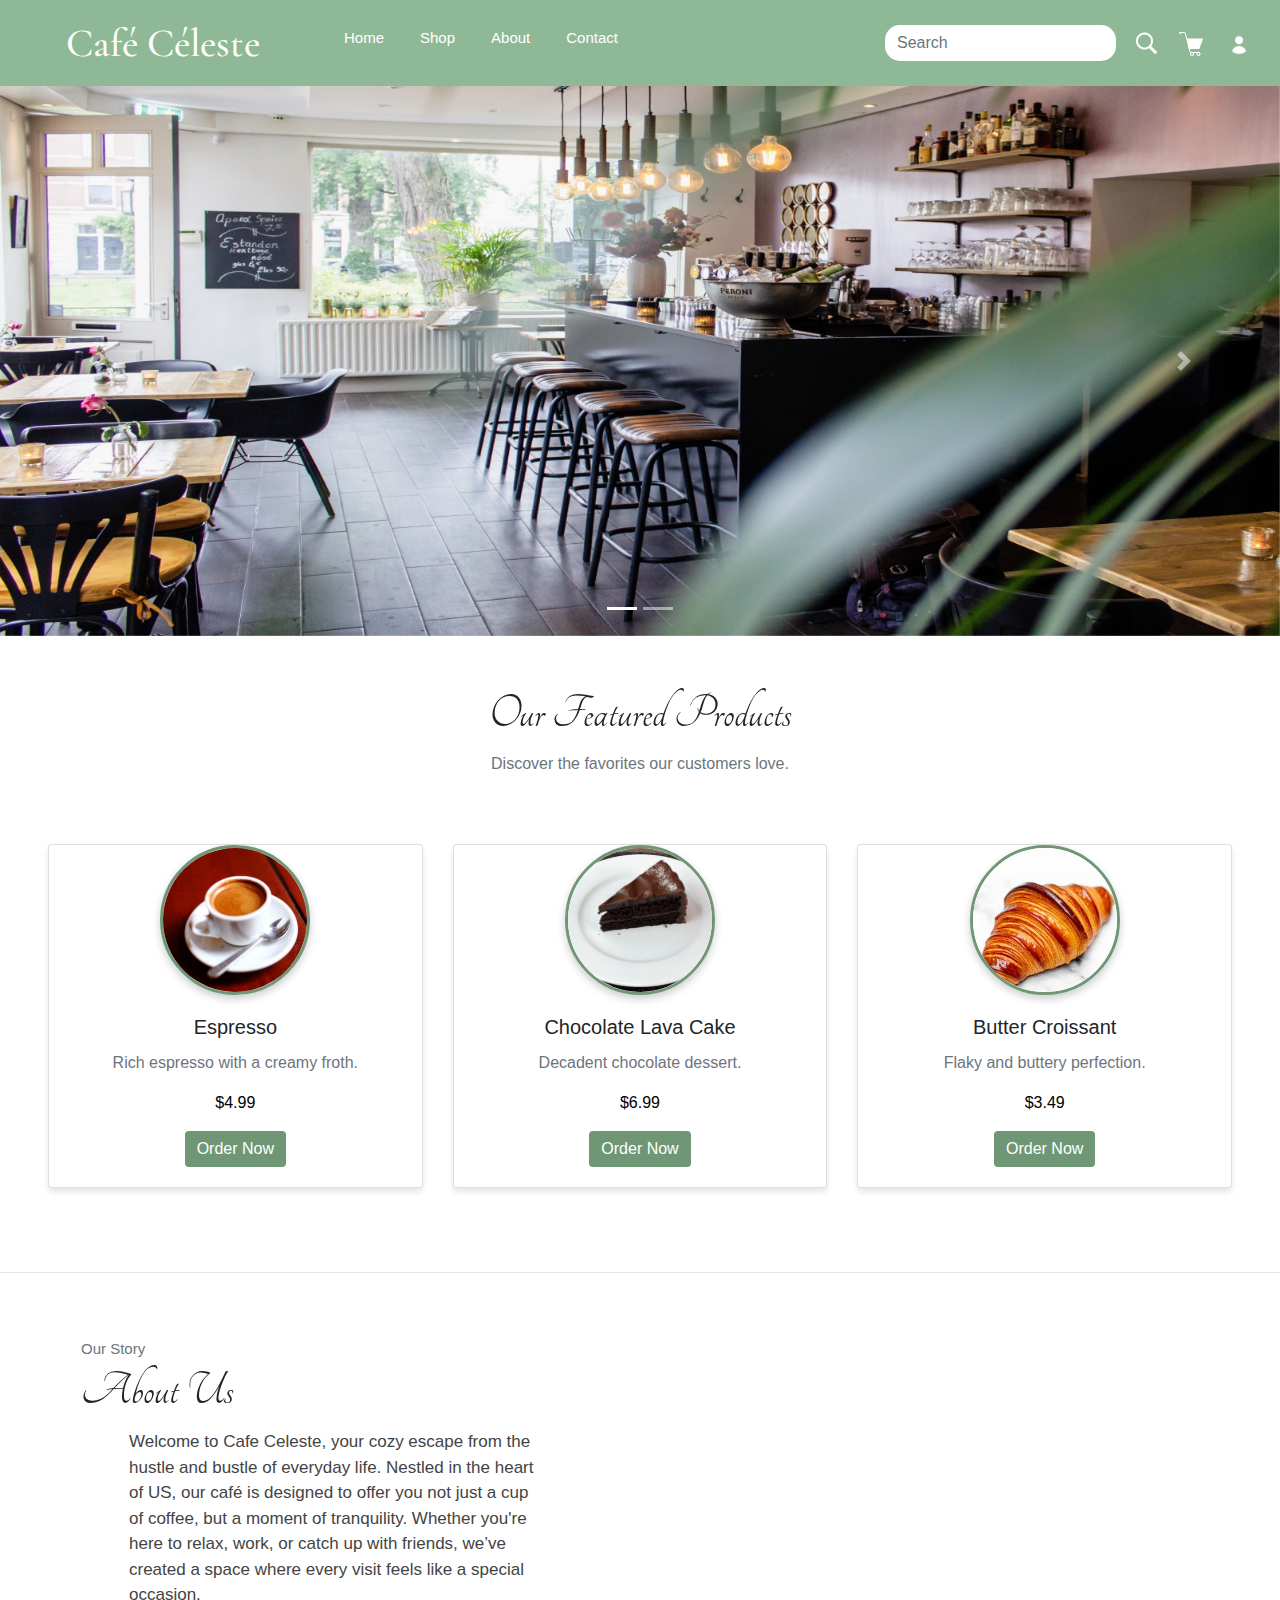
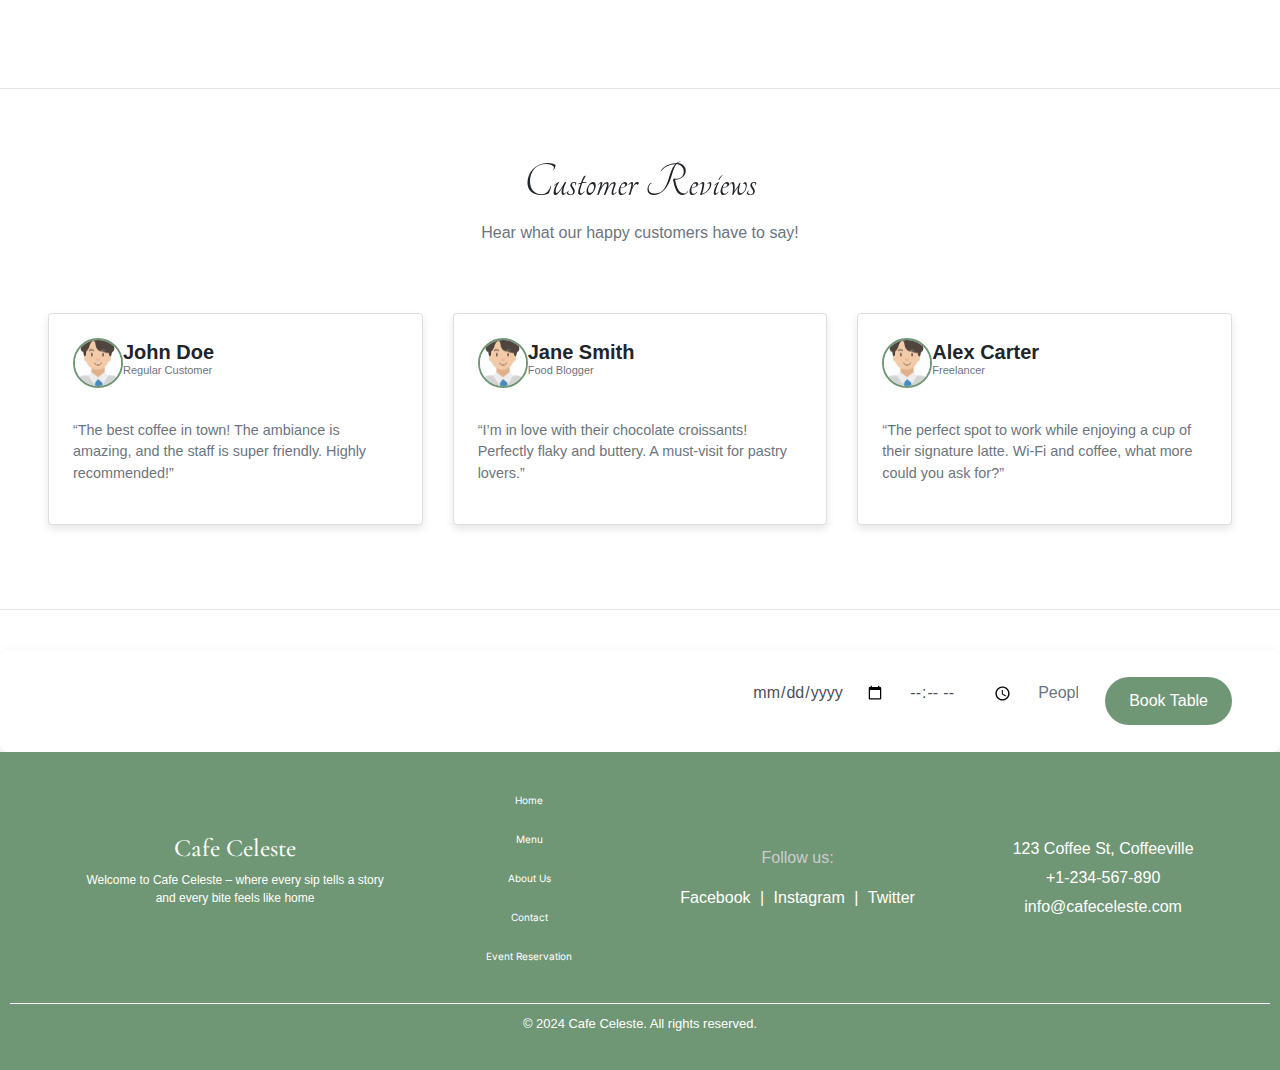
<file: index.html>
<!DOCTYPE html>
<html lang="en">

<head>
  <meta charset="UTF-8">
  <meta name="viewport" content="width=device-width, initial-scale=1.0">
  <title>Café Céleste</title> <!--Title Name-->

  <link rel="stylesheet" href="style.css"> <!--External Css Stylesheet-->

  <!--Bootstrap CDN-->
  <link rel="stylesheet" href="https://cdn.jsdelivr.net/npm/bootstrap@4.0.0/dist/css/bootstrap.min.css"
    integrity="sha384-Gn5384xqQ1aoWXA+058RXPxPg6fy4IWvTNh0E263XmFcJlSAwiGgFAW/dAiS6JXm" crossorigin="anonymous">

  <!--JavaScript CDN-->
  <script src="https://code.jquery.com/jquery-3.2.1.slim.min.js"
    integrity="sha384-KJ3o2DKtIkvYIK3UENzmM7KCkRr/rE9/Qpg6aAZGJwFDMVNA/GpGFF93hXpG5KkN"
    crossorigin="anonymous"></script>
  <script src="https://cdn.jsdelivr.net/npm/popper.js@1.12.9/dist/umd/popper.min.js"
    integrity="sha384-ApNbgh9B+Y1QKtv3Rn7W3mgPxhU9K/ScQsAP7hUibX39j7fakFPskvXusvfa0b4Q"
    crossorigin="anonymous"></script>
  <script src="https://cdn.jsdelivr.net/npm/bootstrap@4.0.0/dist/js/bootstrap.min.js"
    integrity="sha384-JZR6Spejh4U02d8jOt6vLEHfe/JQGiRRSQQxSfFWpi1MquVdAyjUar5+76PVCmYl"
    crossorigin="anonymous"></script>

  <!--Google Font-->
  <link rel="preconnect" href="https://fonts.googleapis.com">
  <link rel="preconnect" href="https://fonts.gstatic.com" crossorigin>
  <link
    href="https://fonts.googleapis.com/css2?family=Cormorant+Garamond:ital,wght@0,300;0,400;0,500;0,600;0,700;1,300;1,400;1,500;1,600;1,700&family=Inter:ital,opsz,wght@0,14..32,100..900;1,14..32,100..900&family=Lora:ital,wght@0,400..700;1,400..700&family=Tangerine&display=swap"
    rel="stylesheet">
</head>

<body>
  <!-------Navbar------->
  <nav class="navbar navbar-expand-lg">
    <a class="navbar-brand logo" href="index.html">Café Céleste</a>
    <button class="navbar-toggler custom-toggler" type="button" data-toggle="collapse"
      data-target="#navbarTogglerDemo02" aria-controls="navbarTogglerDemo02" aria-expanded="false"
      aria-label="Toggle navigation">
      <span class="navbar-toggler-icon"></span>
    </button>

    <div class="collapse navbar-collapse" id="navbarTogglerDemo02">
      <ul class="navbar-nav mr-auto mt-2 mt-lg-0">
        <li class="nav-item">
          <a class="nav-link" href="index.html">Home <span class="sr-only">(current)</span></a>
        </li>
        <li class="nav-item">
          <a class="nav-link" href="products.html">Shop</a>
        </li>
        <li class="nav-item">
          <a class="nav-link" href="about.html">About</a>
        </li>
        <li class="nav-item">
          <a class="nav-link" href="contact.html">Contact</a>
        </li>
      </ul>
      <form class="form-inline my-2 my-lg-0">
        <input class="form-control mr-sm-2" type="search" placeholder="Search" aria-label="Search">
        <button class="nav-item my-2 my-sm-0" type="submit">
          <img src="images/search.png" alt="Search" />
        </button>
      </form>
      <a class="nav-item cart" href="cart.html"><img src="images/cart.png"></a>
      <a class="nav-item login" href="login.html"><img src="images/user.png"></a>
    </div>
  </nav>

  <!-------Hero Section------->
  <section class="hero">
    <div id="carouselExampleIndicators" class="carousel slide" data-ride="carousel">
      <ol class="carousel-indicators">
        <li data-target="#carouselExampleIndicators" data-slide-to="0" class="active"></li>
        <li data-target="#carouselExampleIndicators" data-slide-to="1"></li>
      </ol>
      <div class="carousel-inner">
        <div class="carousel-item active">
          <img class="d-block w-100" src="images/hero.jpg" alt="First slide">
        </div>
        <div class="carousel-item">
          <img class="d-block w-100" src="images/hero2.jpg" alt="Second slide">
        </div>
      </div>
      <a class="carousel-control-prev" href="#carouselExampleIndicators" role="button" data-slide="prev">
        <span class="carousel-control-prev-icon" aria-hidden="true"></span>
      </a>
      <a class="carousel-control-next" href="#carouselExampleIndicators" role="button" data-slide="next">
        <span class="carousel-control-next-icon" aria-hidden="true"></span>
      </a>
    </div>
  </section>

  <!-------Featured Products------->
  <section class="featured-products py-5 px-5">
    <div class="container-featured">
      <div class="text-center mb-5">
        <h2>Our Featured Products</h2>
        <p class="text-muted">Discover the favorites our customers love.</p>
      </div>
      <div class="row">

        <!-- Product 1 -->
        <div class="col-md-4">
          <div class="card product-card">
            <img src="images/menu/espresso.jpeg" class="card-img-top rounded-circle" alt="Coffee">
            <div class="card-body text-center">
              <h5 class="card-title">Espresso</h5>
              <p class="card-text text-muted">Rich espresso with a creamy froth.</p>
              <p style="color: black;">$4.99</p>
              <a href="cart.html" class="btn btn-primary">Order Now</a>
            </div>
          </div>
        </div>

        <!-- Product 2 -->
        <div class="col-md-4">
          <div class="card product-card">
            <img src="images/menu/chocolate-lava-cake.png" class="card-img-top rounded-circle" alt="Cake">
            <div class="card-body text-center">
              <h5 class="card-title">Chocolate Lava Cake</h5>
              <p class="card-text text-muted">Decadent chocolate dessert.</p>
              <p style="color: black;">$6.99</p>
              <a href="cart.html" class="btn btn-primary">Order Now</a>
            </div>
          </div>
        </div>

        <!-- Product 3 -->
        <div class="col-md-4">
          <div class="card product-card">
            <img src="images/menu/croissant.jpg" class="card-img-top rounded-circle" alt="Pastry">
            <div class="card-body text-center">
              <h5 class="card-title fw-bold">Butter Croissant</h5>
              <p class="card-text text-muted">Flaky and buttery perfection.</p>
              <p style="color: black;">$3.49</p>
              <a href="cart.html" class="btn btn-primary">Order Now</a>
            </div>
          </div>
        </div>
      </div>
    </div>
  </section>

  <hr> <!--Use to make horizontal line after the section ends-->

  <section class="about-hero py-5 px-5">
    <div class="container-fluid-hero custom-container-hero">
      <div class="row align-items-center">
        <div class="col-md-6 px-5">
          <div>
            <span class="text-muted" style="font-size: 15px;">Our Story</span>
            <h2 style="font-size: 50px; font-family: Tangerine; font-weight: 500;">About
              Us</h2>
            <div class="px-5">
              <p class="lead" style="font-size: 17px;">Welcome to Cafe Celeste, your cozy escape from the
                hustle and bustle of everyday life. Nestled in the heart of US, our café is
                designed to offer you not just a cup of coffee, but a moment of tranquility. Whether
                you're here to relax, work, or catch up with friends, we’ve created a space where every
                visit feels like a special occasion.</p>
            </div>
          </div>
        </div>
      </div>
  </section>

  <hr> <!--Use to make horizontal line after the section ends-->

  <section class="customer-reviews py-5 px-5">
    <div class="container-reviews">
      <div class="text-center mb-5">
        <h2 style="font-family: Tangerine; font-size: 50px; font-weight: 600px;">Customer
          Reviews</h2>
        <p class="text-muted">Hear what our happy customers have to say!</p>
      </div>
      <div class="row">

        <!-- Review 1 -->
        <div class="col-md-4">
          <div class="card review-card p-4">
            <div class="d-flex align-items-center mb-3">
              <img src="images/review.jpeg" alt="Customer 1" class="rounded-circle me-3">
              <div>
                <h5 class="mb-0">John Doe</h5>
                <h6 style="font-weight: 100; font-size: 11px;" class="text-muted">Regular Customer</h6>
              </div>
            </div>
            <p class="text-muted">“The best coffee in town! The ambiance is amazing, and the staff is super friendly.
              Highly recommended!”</p>
          </div>
        </div>

        <!-- Review 2 -->
        <div class="col-md-4">
          <div class="card review-card p-4">
            <div class="d-flex align-items-center mb-3">
              <img src="images/review.jpeg" alt="Customer 2" class="rounded-circle me-3">
              <div>
                <h5 class="mb-0">Jane Smith</h5>
                <h6 style="font-weight: 100; font-size: 11px;" class="text-muted">Food Blogger</h6>
              </div>
            </div>
            <p class="text-muted">“I’m in love with their chocolate croissants! Perfectly flaky and buttery. A
              must-visit for pastry lovers.”</p>
          </div>
        </div>

        <!-- Review 3 -->
        <div class="col-md-4">
          <div class="card review-card p-4">
            <div class="d-flex align-items-center mb-3">
              <img src="images/review.jpeg" alt="Customer 3" class="rounded-circle me-3">
              <div>
                <h5 class="mb-0">Alex Carter</h5>
                <h6 style="font-weight: 100; font-size: 11px;" class="text-muted">Freelancer</h6>
              </div>
            </div>
            <p class="text-muted">“The perfect spot to work while enjoying a cup of their signature latte. Wi-Fi and
              coffee, what more could you ask for?”</p>
          </div>
        </div>
      </div>
    </div>
  </section>

  <hr> <!--Use to make horizontal line after the section ends-->

  <!-------Table Booking------->
  <section class="table-booking py-4 px-5">
    <div class="container-table">
      <div class="d-flex justify-content-end align-items-center">
        <form class="d-flex align-items-center">
          <div class="mb-3">
            <input type="date" class="form-control" name="date" required>
          </div>
          <div class="mb-3">
            <input type="time" class="form-control" name="time" required>
          </div>
          <div class="mb-3">
            <input type="number" class="form-control" name="people" placeholder="People" min="1" max="10" required>
          </div>
          <button type="submit" class="btn btn-primary">Book Table</button>
        </form>
      </div>
    </div>
  </section>

  <!-- Footer Section -->
  <footer>
    <div class="footer-container">
      <div class="footer-logo">
        <h2>Cafe Celeste</h2>
        <p>Welcome to Cafe Celeste – where every sip tells a story<br> and every bite feels like home</p>
      </div>
      <div class="footer-links">
        <ul>
          <li><a href="index.html">Home</a></li>
          <li><a href="products.html">Menu</a></li>
          <li><a href="about.html">About Us</a></li>
          <li><a href="contact.html">Contact</a></li>
          <li><a href="event-reservation.html">Event Reservation</a></li>
        </ul>
      </div>
      <div class="footer-socials">
        <p>Follow us:</p>
        <a href="#">Facebook</a> |
        <a href="#">Instagram</a> |
        <a href="#">Twitter</a>
      </div>
      <div class="footer-contact">
        <p>123 Coffee St, Coffeeville</p>
        <p>+1-234-567-890</p>
        <p>info@cafeceleste.com</p>
      </div>
    </div>
    <div class="footer-bottom">
      <p style="color: white;">&copy; 2024 Cafe Celeste. All rights reserved.</p>
    </div>
  </footer>
</body>
<script src="script.js"></script>

</html>
</file>
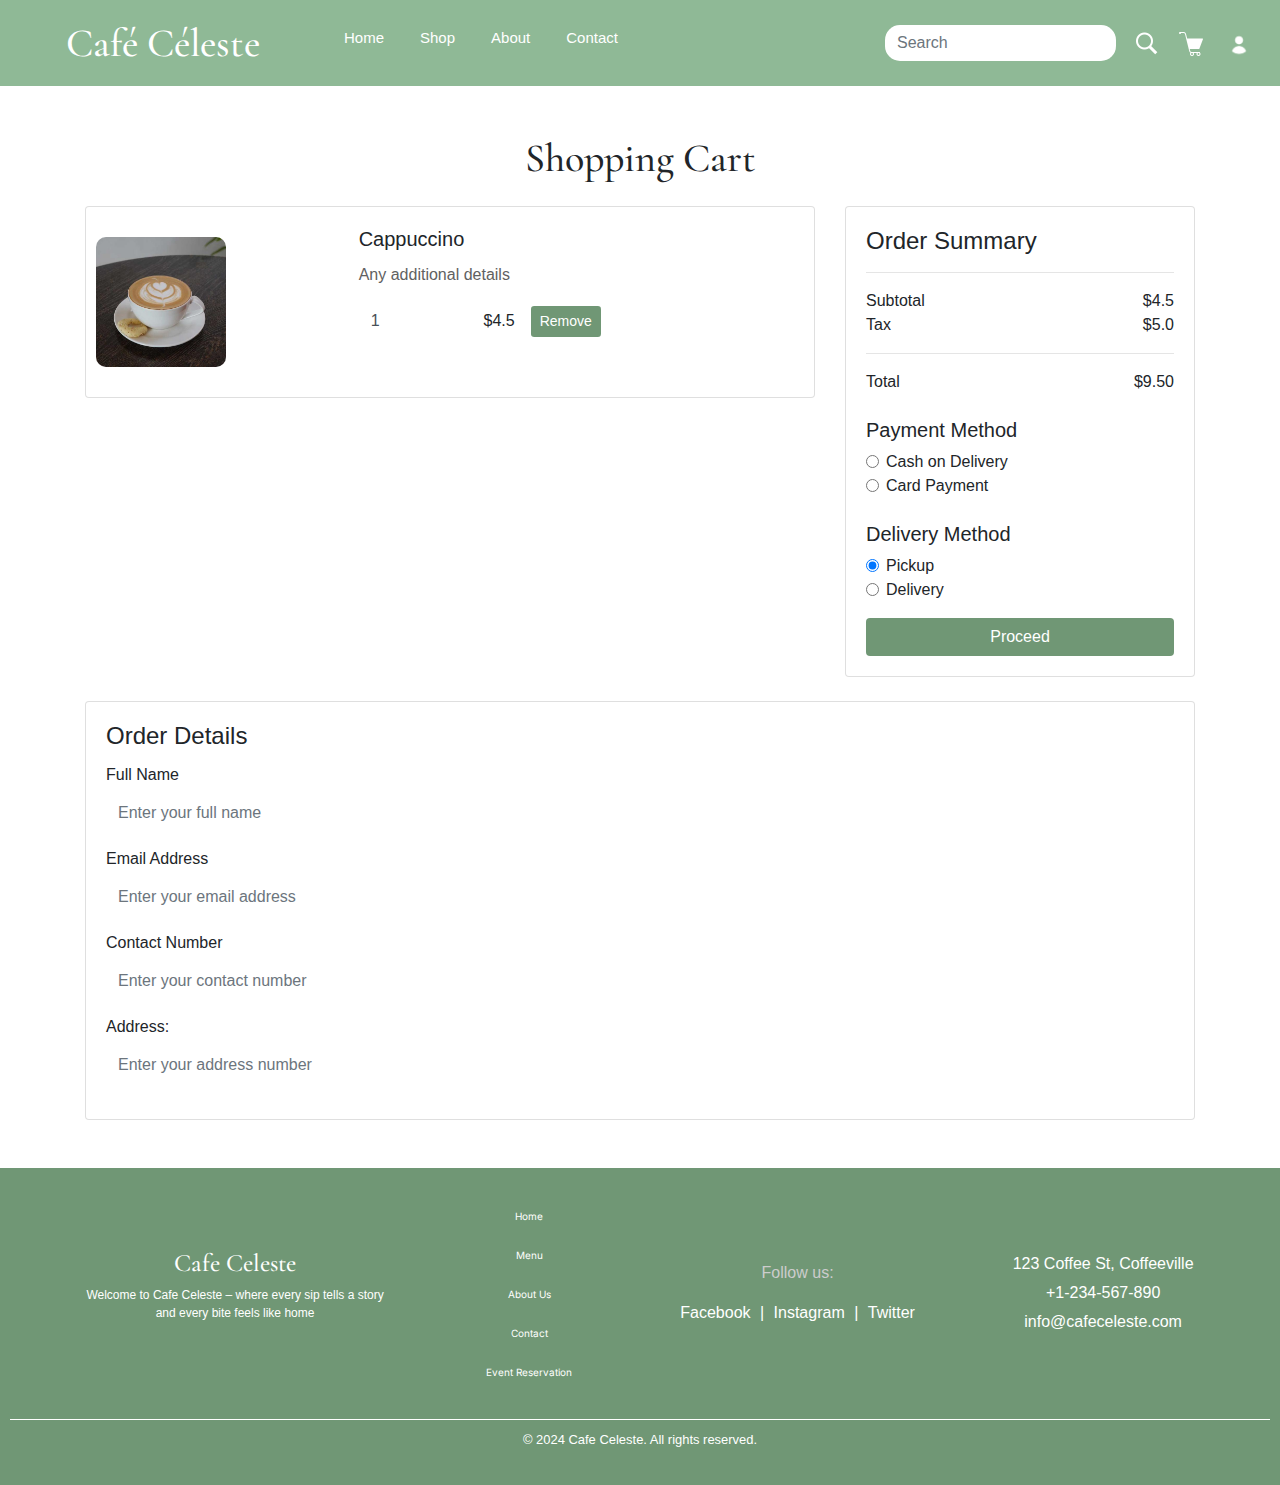
<file: cart.html>
<!DOCTYPE html>
<html lang="en">

<head>
  <meta charset="UTF-8">
  <meta name="viewport" content="width=device-width, initial-scale=1.0">
  <title>Cart</title>

  <link rel="stylesheet" href="style.css">
  <link rel="stylesheet" href="https://cdn.jsdelivr.net/npm/bootstrap@4.0.0/dist/css/bootstrap.min.css"
    integrity="sha384-Gn5384xqQ1aoWXA+058RXPxPg6fy4IWvTNh0E263XmFcJlSAwiGgFAW/dAiS6JXm" crossorigin="anonymous">
  <script src="https://code.jquery.com/jquery-3.2.1.slim.min.js"
    integrity="sha384-KJ3o2DKtIkvYIK3UENzmM7KCkRr/rE9/Qpg6aAZGJwFDMVNA/GpGFF93hXpG5KkN"
    crossorigin="anonymous"></script>
  <script src="https://cdn.jsdelivr.net/npm/popper.js@1.12.9/dist/umd/popper.min.js"
    integrity="sha384-ApNbgh9B+Y1QKtv3Rn7W3mgPxhU9K/ScQsAP7hUibX39j7fakFPskvXusvfa0b4Q"
    crossorigin="anonymous"></script>
  <script src="https://cdn.jsdelivr.net/npm/bootstrap@4.0.0/dist/js/bootstrap.min.js"
    integrity="sha384-JZR6Spejh4U02d8jOt6vLEHfe/JQGiRRSQQxSfFWpi1MquVdAyjUar5+76PVCmYl"
    crossorigin="anonymous"></script>
  <link rel="preconnect" href="https://fonts.googleapis.com">
  <link rel="preconnect" href="https://fonts.gstatic.com" crossorigin>
  <link
    href="https://fonts.googleapis.com/css2?family=Cormorant+Garamond:ital,wght@0,300;0,400;0,500;0,600;0,700;1,300;1,400;1,500;1,600;1,700&family=Inter:ital,opsz,wght@0,14..32,100..900;1,14..32,100..900&family=Lora:ital,wght@0,400..700;1,400..700&family=Tangerine&display=swap"
    rel="stylesheet">
</head>

<body>
  <!-- Navbar Section -->
  <nav class="navbar navbar-expand-lg">
    <a class="navbar-brand logo" href="index.html">Café Céleste</a>
    <button class="navbar-toggler custom-toggler" type="button" data-toggle="collapse"
      data-target="#navbarTogglerDemo02" aria-controls="navbarTogglerDemo02" aria-expanded="false"
      aria-label="Toggle navigation">
      <span class="navbar-toggler-icon"></span>
    </button>

    <div class="collapse navbar-collapse" id="navbarTogglerDemo02">
      <ul class="navbar-nav mr-auto mt-2 mt-lg-0">
        <li class="nav-item">
          <a class="nav-link" href="index.html">Home <span class="sr-only">(current)</span></a>
        </li>
        <li class="nav-item">
          <a class="nav-link" href="products.html">Shop</a>
        </li>
        <li class="nav-item">
          <a class="nav-link" href="about.html">About</a>
        </li>
        <li class="nav-item">
          <a class="nav-link" href="contact.html">Contact</a>
        </li>
      </ul>
      <form class="form-inline my-2 my-lg-0">
        <input class="form-control mr-sm-2" type="search" placeholder="Search" aria-label="Search">
        <button class="nav-item my-2 my-sm-0" type="submit">
          <img src="images/search.png" alt="Search" />
        </button>
      </form>
      <a class="nav-item cart" href="cart.html"><img src="images/cart.png"></a>
      <a class="nav-item login" href="login.html"><img src="images/user.png"></a>
    </div>
  </nav>

  <!-- Cart Section -->
  <section class="cart">
    <div class="container py-5">
      <h1 class="text-center mb-4" style="font-family: Cormorant Garamond; font-weight: 600px;">Shopping Cart</h1>
      <div class="row">
        <div class="col-lg-8">
          <div class="card mb-3">
            <div class="row g-0">
              <div class="col-md-4">
                <img src="images/menu/cappucino.jpeg" style="height: 150px; padding:10px; border-radius: 20px;" alt="Product Image">
              </div>
              <div class="col-md-8">
                <div class="card-body">
                  <h5 class="card-title">Cappuccino</h5>
                  <p class="card-text">Any additional details</p>
                  <div class="d-flex align-items-center">
                    <input type="number" class="form-control w-25 me-2" value="1" min="1">
                    <span class="fw-bold px-3">$4.5</span>
                    <button class="btn btn-sm ms-auto">Remove</button>
                  </div>
                </div>
              </div>
            </div>
          </div>
        </div>

        <!-- Order Summary Section -->
        <div class="col-lg-4">
          <div class="card">
            <div class="card-body">
              <h4 class="card-title">Order Summary</h4>
              <hr>
              <div class="d-flex justify-content-between">
                <span>Subtotal</span>
                <span>$4.5</span>
              </div>
              <div class="d-flex justify-content-between">
                <span>Tax</span>
                <span>$5.0</span>
              </div>
              <hr>
              <div class="d-flex justify-content-between">
                <span>Total</span>
                <span>$9.50</span>
              </div>

              <!-- Payment Methods -->
              <h5 class="mt-4">Payment Method</h5>
              <div class="form-check">
                <input class="form-check-input" type="radio" name="paymentMethod" id="cashOnDelivery" checked>
                <label class="form-check-label" for="cashOnDelivery">Cash on Delivery</label>
              </div>
              <div class="form-check">
                <input class="form-check-input" type="radio" name="paymentMethod" id="cardPayment">
                <label class="form-check-label" for="cardPayment">Card Payment</label>
              </div>

              <!--Pickup / Delivery-->
              <h5 class="mt-4">Delivery Method</h5>
              <div class="form-check">
                <input class="form-check-input" type="radio" name="paymentMethod" checked>
                <label class="form-check-label" for="cashOnDelivery">Pickup</label>
              </div>
              <div class="form-check">
                <input class="form-check-input" type="radio" name="paymentMethod">
                <label class="form-check-label" for="cardPayment">Delivery</label>
              </div>

              <button class="btn w-100 mt-3">Proceed</button>
            </div>
          </div>
        </div>
      </div>

      <!-- Customer Details Section -->
      <div class="row mt-4">
        <div class="col-lg-12">
          <div class="card order-details">
            <div class="card-body">
              <h4 class="card-title">Order Details</h4>
              <form>
                <div class="form-group">
                  <label for="fullName">Full Name</label>
                  <input type="text" class="form-control" id="fullName" placeholder="Enter your full name">
                </div>
                <div class="form-group">
                  <label for="email">Email Address</label>
                  <input type="email" class="form-control" id="email" placeholder="Enter your email address">
                </div>
                <div class="form-group">
                  <label for="contactInfo">Contact Number</label>
                  <input type="text" class="form-control" placeholder="Enter your contact number">
                </div>
                <div class="form-group">
                  <label for="address">Address:</label>
                  <input type="text" class="form-control" placeholder="Enter your address number">
                </div>
              </form>
            </div>
          </div>
        </div>
      </div>
    </div>
  </section>

  <!-- Footer Section -->
  <footer>
    <div class="footer-container">
      <div class="footer-logo">
        <h2>Cafe Celeste</h2>
        <p>Welcome to Cafe Celeste – where every sip tells a story<br> and every bite feels like home</p>
      </div>
      <div class="footer-links">
        <ul>
          <li><a href="index.html">Home</a></li>
          <li><a href="products.html">Menu</a></li>
          <li><a href="about.html">About Us</a></li>
          <li><a href="contact.html">Contact</a></li>
          <li><a href="event-reservation.html">Event Reservation</a></li>
        </ul>
      </div>
      <div class="footer-socials">
        <p>Follow us:</p>
        <a href="#">Facebook</a> |
        <a href="#">Instagram</a> |
        <a href="#">Twitter</a>
      </div>
      <div class="footer-contact">
        <p>123 Coffee St, Coffeeville</p>
        <p>+1-234-567-890</p>
        <p>info@cafeceleste.com</p>
      </div>
    </div>
    <div class="footer-bottom">
      <p style="color: white;">&copy; 2024 Cafe Celeste. All rights reserved.</p>
    </div>
  </footer>

</body>

<script src="script.js"></script>
</html>
</file>
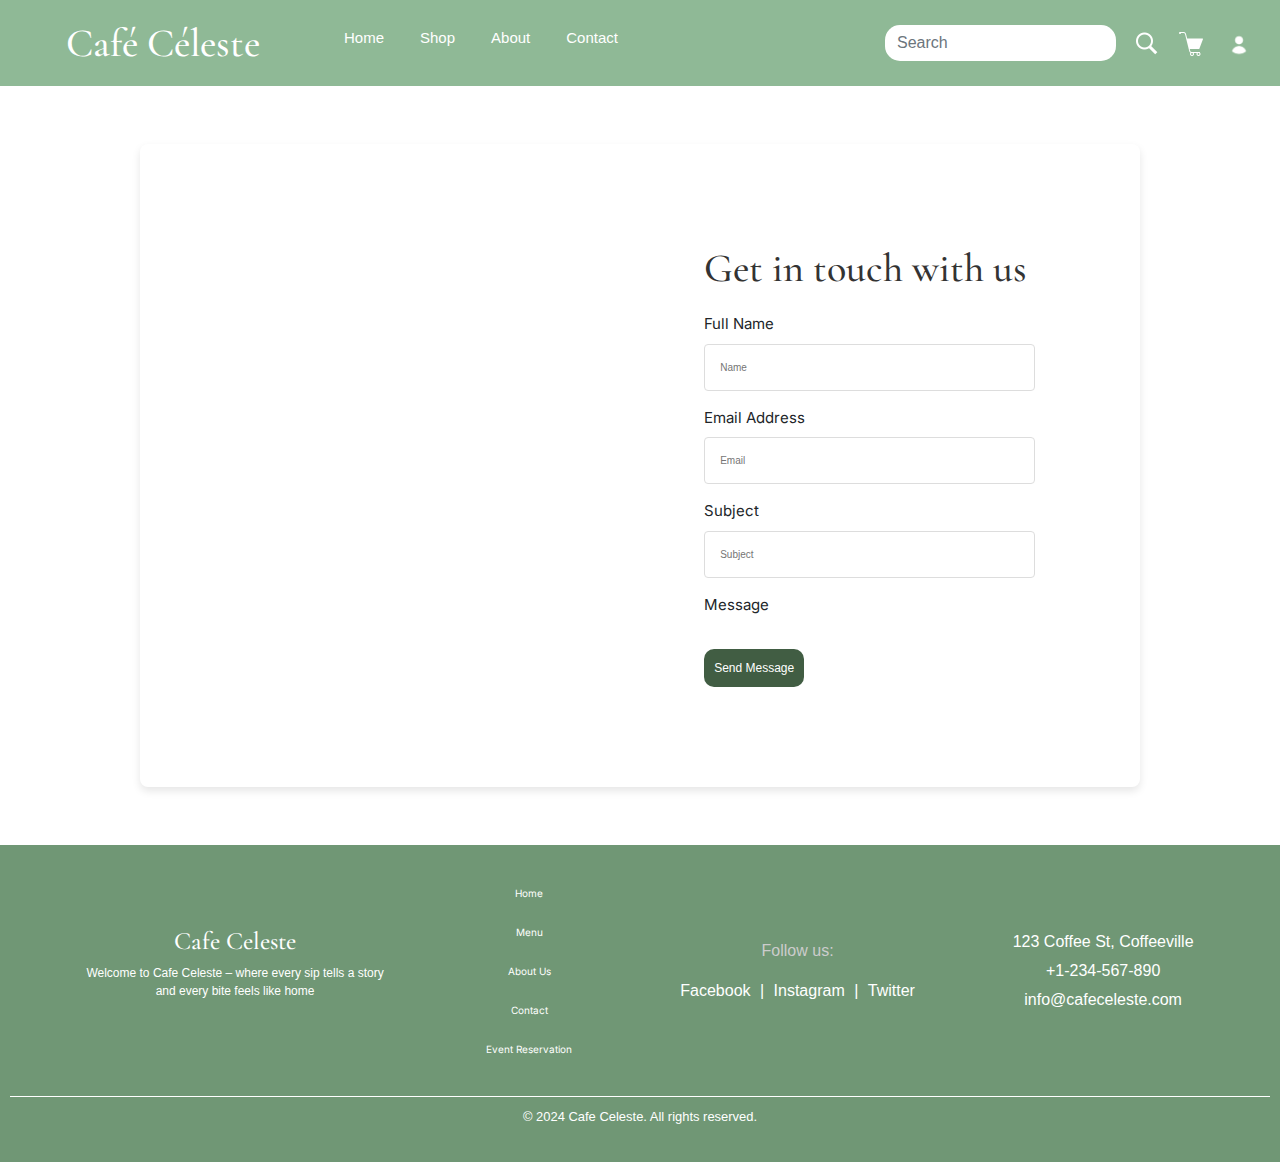
<file: contact.html>
<!DOCTYPE html>
<html lang="en">

<head>
  <meta charset="UTF-8">
  <meta name="viewport" content="width=device-width, initial-scale=1.0">
  <title>Contact</title> <!--Title Name-->

  <link rel="stylesheet" href="style.css">

  <link rel="stylesheet" href="https://cdn.jsdelivr.net/npm/bootstrap@4.0.0/dist/css/bootstrap.min.css"
    integrity="sha384-Gn5384xqQ1aoWXA+058RXPxPg6fy4IWvTNh0E263XmFcJlSAwiGgFAW/dAiS6JXm" crossorigin="anonymous">

  <script src="https://code.jquery.com/jquery-3.2.1.slim.min.js"
    integrity="sha384-KJ3o2DKtIkvYIK3UENzmM7KCkRr/rE9/Qpg6aAZGJwFDMVNA/GpGFF93hXpG5KkN"
    crossorigin="anonymous"></script>
  <script src="https://cdn.jsdelivr.net/npm/popper.js@1.12.9/dist/umd/popper.min.js"
    integrity="sha384-ApNbgh9B+Y1QKtv3Rn7W3mgPxhU9K/ScQsAP7hUibX39j7fakFPskvXusvfa0b4Q"
    crossorigin="anonymous"></script>
  <script src="https://cdn.jsdelivr.net/npm/bootstrap@4.0.0/dist/js/bootstrap.min.js"
    integrity="sha384-JZR6Spejh4U02d8jOt6vLEHfe/JQGiRRSQQxSfFWpi1MquVdAyjUar5+76PVCmYl"
    crossorigin="anonymous"></script>
  <link rel="preconnect" href="https://fonts.googleapis.com">
  <link rel="preconnect" href="https://fonts.gstatic.com" crossorigin>
  <link
    href="https://fonts.googleapis.com/css2?family=Cormorant+Garamond:ital,wght@0,300;0,400;0,500;0,600;0,700;1,300;1,400;1,500;1,600;1,700&family=Inter:ital,opsz,wght@0,14..32,100..900;1,14..32,100..900&family=Lora:ital,wght@0,400..700;1,400..700&family=Tangerine&display=swap"
    rel="stylesheet">
</head>

<body>
  <!-- Header Section -->
  <nav class="navbar navbar-expand-lg">
    <a class="navbar-brand logo" href="index.html">Café Céleste</a>
    <button class="navbar-toggler custom-toggler" type="button" data-toggle="collapse"
      data-target="#navbarTogglerDemo02" aria-controls="navbarTogglerDemo02" aria-expanded="false"
      aria-label="Toggle navigation">
      <span class="navbar-toggler-icon"></span>
    </button>

    <div class="collapse navbar-collapse" id="navbarTogglerDemo02">
      <ul class="navbar-nav mr-auto mt-2 mt-lg-0">
        <li class="nav-item active">
          <a class="nav-link" href="index.html">Home <span class="sr-only">(current)</span></a>
        </li>
        <li class="nav-item">
          <a class="nav-link active" href="products.html">Shop</a>
        </li>
        <li class="nav-item">
          <a class="nav-link active" href="about.html">About</a>
        </li>
        <li class="nav-item">
          <a class="nav-link active" href="contact.html">Contact</a>
        </li>
      </ul>
      <form class="form-inline my-2 my-lg-0">
        <input class="form-control mr-sm-2" type="search" placeholder="Search" aria-label="Search">
        <button class="nav-item my-2 my-sm-0" type="submit">
          <img src="images/search.png" alt="Search" />
        </button>
      </form>
      <a class="nav-item cart" href="cart.html"><img src="images/cart.png"></a>
      <a class="nav-item login" href="login.html"><img src="images/user.png"></a>
    </div>
  </nav>
  <section class="contact py-5 px-5">
    <div class="container-fluid custom-container" style="padding-left: 100px; padding-right: 20px;">
      <div class="row align-items-center gx-4">
        <div class="col-md-5">
          <div class="ms-md-2 ms-lg-5">
            <iframe
              src="https://www.google.com/maps/embed?pb=!1m18!1m12!1m3!1d2625.173776712174!2d2.369111775906701!3d48.85489657133164!2m3!1f0!2f0!3f0!3m2!1i1024!2i768!4f13.1!3m3!1m2!1s0x47e67392c31f03cd%3A0xb1eb6bdb7a436c79!2zQ2Fmw6kgQ8OpbGVzdGU!5e0!3m2!1sen!2s!4v1734183552209!5m2!1sen!2s"
              width="400" height="400" style="border:0; border-radius: 30px;" allowfullscreen="" loading="lazy"
              referrerpolicy="no-referrer-when-downgrade"></iframe>
          </div>
        </div> <!-- Left: Contact Form -->
        <div class="contact-form">
          <h2 style="font-family: Cormorant Garamond; font-size: 40px; font-weight: 500;">Get in touch with us</h2>
          <form>
            <div class="form-group">
              <label for="fullName" style="font-size: 15px; font-family: Inter;">Full Name</label>
              <input type="text" id="fullName" placeholder="Name">
            </div>
            <div class="form-group">
              <label for="email" style="font-size: 15px; font-family: Inter;">Email Address</label>
              <input type="email" id="email" placeholder="Email">
            </div>
            <div class="form-group">
              <label for="subject" style="font-size: 15px; font-family: Inter;">Subject</label>
              <input type="text" id="subject" placeholder="Subject">
            </div>
            <div class="form-group">
              <label for="message" style="font-size: 15px; font-family: Inter;">Message</label>
              <textarea id="message" rows="5" placeholder="Message"></textarea>
            </div>
            <button type="submit" class="btn">Send Message</button>

  </section>
<!-- Footer Section -->
<footer>
  <div class="footer-container">
      <div class="footer-logo">
          <h2>Cafe Celeste</h2>
          <p>Welcome to Cafe Celeste – where every sip tells a story<br> and every bite feels like home</p>
      </div>
      <div class="footer-links">
          <ul>
              <li><a href="index.html">Home</a></li>
              <li><a href="products.html">Menu</a></li>
              <li><a href="about.html">About Us</a></li>
              <li><a href="contact.html">Contact</a></li>
              <li><a href="event-reservation.html">Event Reservation</a></li>
            </ul>
      </div>
      <div class="footer-socials">
          <p>Follow us:</p>
          <a href="#">Facebook</a> |
          <a href="#">Instagram</a> |
          <a href="#">Twitter</a>
      </div>
      <div class="footer-contact">
          <p>123 Coffee St, Coffeeville</p>
          <p>+1-234-567-890</p>
          <p>info@cafeceleste.com</p>
      </div>
  </div>
  <div class="footer-bottom">
      <p style="color: white;">&copy; 2024 Cafe Celeste. All rights reserved.</p>
  </div>
</footer>
</body>
<script src="script.js"></script>
</html>
</file>
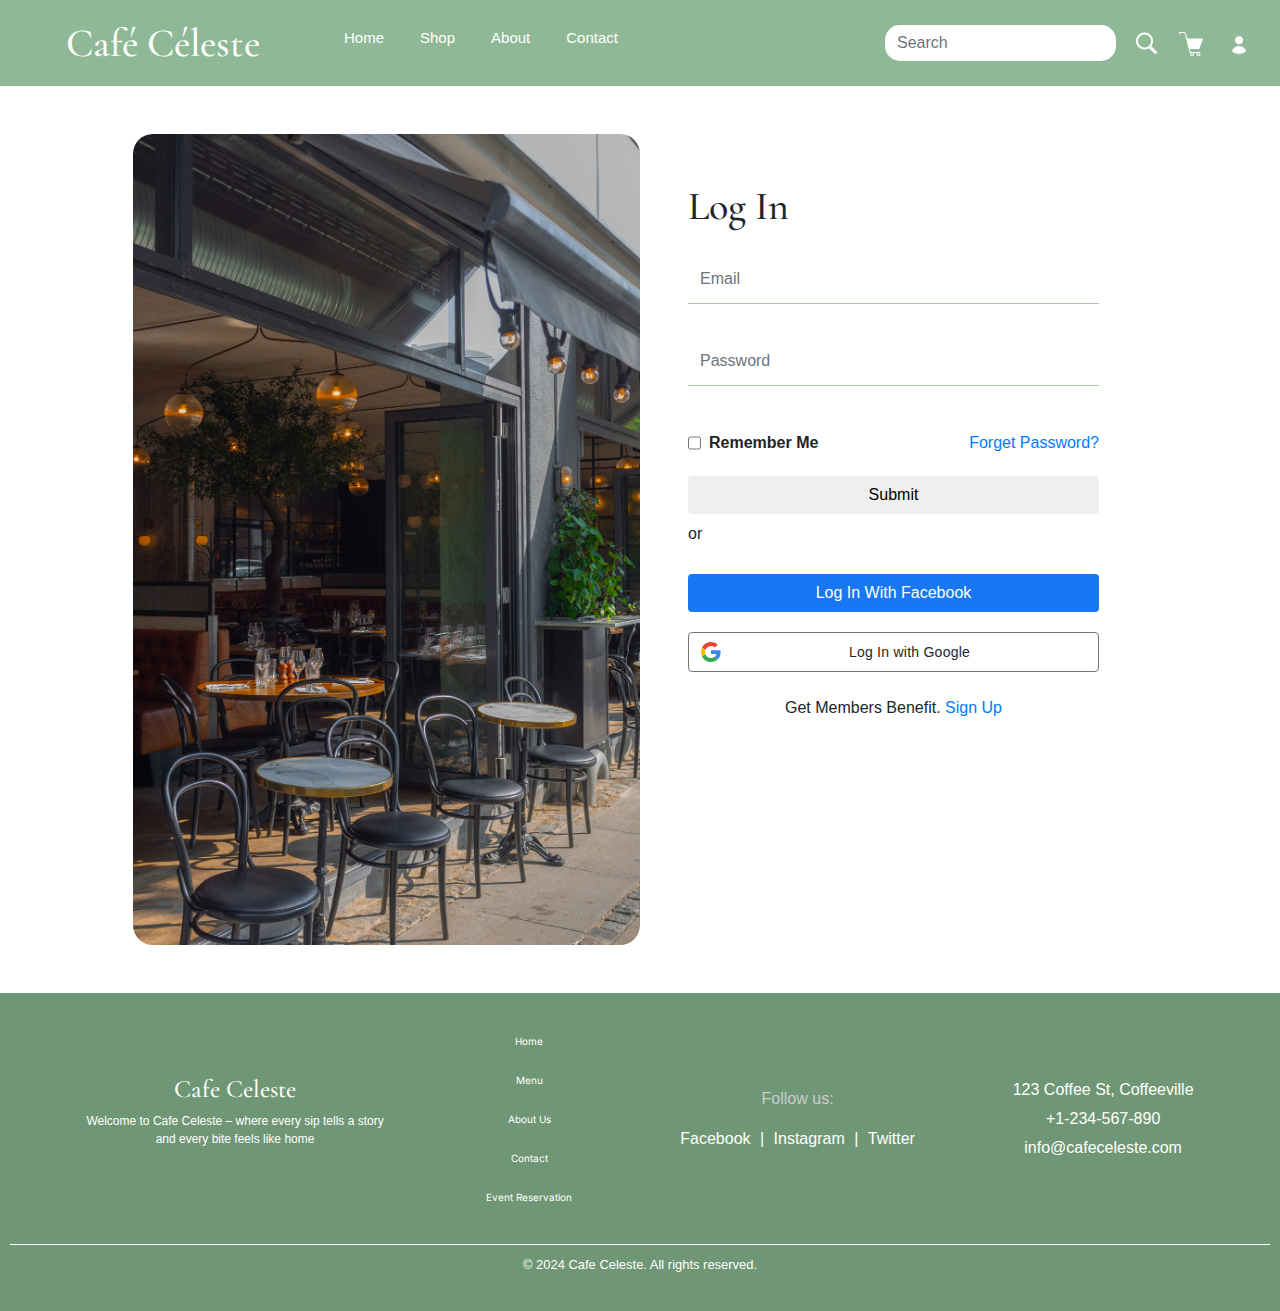
<file: login.html>
<!DOCTYPE html>
<html lang="en">

<head>
  <meta charset="UTF-8">
  <meta name="viewport" content="width=device-width, initial-scale=1.0">
  <title>Login</title> <!--Title Name-->

  <link rel="stylesheet" href="style.css">

  <link rel="stylesheet" href="https://cdn.jsdelivr.net/npm/bootstrap@4.0.0/dist/css/bootstrap.min.css"
    integrity="sha384-Gn5384xqQ1aoWXA+058RXPxPg6fy4IWvTNh0E263XmFcJlSAwiGgFAW/dAiS6JXm" crossorigin="anonymous">

  <script src="https://code.jquery.com/jquery-3.2.1.slim.min.js"
    integrity="sha384-KJ3o2DKtIkvYIK3UENzmM7KCkRr/rE9/Qpg6aAZGJwFDMVNA/GpGFF93hXpG5KkN"
    crossorigin="anonymous"></script>
  <script src="https://cdn.jsdelivr.net/npm/popper.js@1.12.9/dist/umd/popper.min.js"
    integrity="sha384-ApNbgh9B+Y1QKtv3Rn7W3mgPxhU9K/ScQsAP7hUibX39j7fakFPskvXusvfa0b4Q"
    crossorigin="anonymous"></script>
  <script src="https://cdn.jsdelivr.net/npm/bootstrap@4.0.0/dist/js/bootstrap.min.js"
    integrity="sha384-JZR6Spejh4U02d8jOt6vLEHfe/JQGiRRSQQxSfFWpi1MquVdAyjUar5+76PVCmYl"
    crossorigin="anonymous"></script>
  <link rel="preconnect" href="https://fonts.googleapis.com">
  <link rel="preconnect" href="https://fonts.gstatic.com" crossorigin>
  <link
    href="https://fonts.googleapis.com/css2?family=Cormorant+Garamond:ital,wght@0,300;0,400;0,500;0,600;0,700;1,300;1,400;1,500;1,600;1,700&family=Inter:ital,opsz,wght@0,14..32,100..900;1,14..32,100..900&family=Lora:ital,wght@0,400..700;1,400..700&family=Tangerine&display=swap"
    rel="stylesheet">
</head>

<body>
  <!-- Header Section -->
  <nav class="navbar navbar-expand-lg">
    <a class="navbar-brand logo" href="index.html">Café Céleste</a>
    <button class="navbar-toggler custom-toggler" type="button" data-toggle="collapse"
      data-target="#navbarTogglerDemo02" aria-controls="navbarTogglerDemo02" aria-expanded="false"
      aria-label="Toggle navigation">
      <span class="navbar-toggler-icon"></span>
    </button>

    <div class="collapse navbar-collapse" id="navbarTogglerDemo02">
      <ul class="navbar-nav mr-auto mt-2 mt-lg-0">
        <li class="nav-item active">
          <a class="nav-link" href="index.html">Home <span class="sr-only">(current)</span></a>
        </li>
        <li class="nav-item">
          <a class="nav-link active" href="products.html">Shop</a>
        </li>
        <li class="nav-item">
          <a class="nav-link active" href="about.html">About</a>
        </li>
        <li class="nav-item">
          <a class="nav-link active" href="contact.html">Contact</a>
        </li>
      </ul>
      <form class="form-inline my-2 my-lg-0">
        <input class="form-control mr-sm-2" type="search" placeholder="Search" aria-label="Search">
        <button class="nav-item my-2 my-sm-0" type="submit">
          <img src="images/search.png" alt="Search" />
        </button>
      </form>
      <a class="nav-item cart" href="cart.html"><img src="images/cart.png"></a>
      <a class="nav-item login" href="login.html"><img src="images/user.png"></a>
    </div>
  </nav>
  <section class="login-page">
    <div class="container">
      <div class="row m-5 no-gutters shadow-lg">
        <div class="col-md-6 d-none d-md-block">
          <img src="images/image5.jpg" class="img-fluid" style="min-height:100%;" />
        </div>
        <div class="col-md-6 p-5">
          <h3 class="pb-3">Log In</h3>
          <div class="form-style">
            <form>
              <div class="form-group pb-3">
                <input type="email" placeholder="Email" class="form-control" id="exampleInputEmail1"
                  aria-describedby="emailHelp">
              </div>
              <div class="form-group pb-3">
                <input type="password" placeholder="Password" class="form-control" id="exampleInputPassword1">
              </div>
              <div class="d-flex align-items-center justify-content-between">
                <div class="d-flex align-items-center"><input name="" type="checkbox" value="" /> <span
                    class="pl-2 font-weight-bold">Remember Me</span></div>
                <div><a href="#">Forget Password?</a></div>
              </div>
              <div class="pb-2">
                <button type="submit" class="btn w-100 mt-2">Submit</button>
              </div>
            </form>
            <div class="buttons">
              <div class="sideline">or</div>
              <div style="padding: 20px 0px">
                <button type="submit" class="fb-btn btn w-100 mt-2" style="background-color: #1877F2; color: white;">Log
                  In With Facebook</button>
              </div>

              <!--Google button-->
              <button class="gsi-material-button">
                <div class="gsi-material-button-state"></div>
                <div class="gsi-material-button-content-wrapper">
                  <div class="gsi-material-button-icon">
                    <svg version="1.1" xmlns="http://www.w3.org/2000/svg" viewBox="0 0 48 48"
                      xmlns:xlink="http://www.w3.org/1999/xlink" style="display: block;">
                      <path fill="#EA4335"
                        d="M24 9.5c3.54 0 6.71 1.22 9.21 3.6l6.85-6.85C35.9 2.38 30.47 0 24 0 14.62 0 6.51 5.38 2.56 13.22l7.98 6.19C12.43 13.72 17.74 9.5 24 9.5z">
                      </path>
                      <path fill="#4285F4"
                        d="M46.98 24.55c0-1.57-.15-3.09-.38-4.55H24v9.02h12.94c-.58 2.96-2.26 5.48-4.78 7.18l7.73 6c4.51-4.18 7.09-10.36 7.09-17.65z">
                      </path>
                      <path fill="#FBBC05"
                        d="M10.53 28.59c-.48-1.45-.76-2.99-.76-4.59s.27-3.14.76-4.59l-7.98-6.19C.92 16.46 0 20.12 0 24c0 3.88.92 7.54 2.56 10.78l7.97-6.19z">
                      </path>
                      <path fill="#34A853"
                        d="M24 48c6.48 0 11.93-2.13 15.89-5.81l-7.73-6c-2.15 1.45-4.92 2.3-8.16 2.3-6.26 0-11.57-4.22-13.47-9.91l-7.98 6.19C6.51 42.62 14.62 48 24 48z">
                      </path>
                      <path fill="none" d="M0 0h48v48H0z"></path>
                    </svg>
                  </div>
                  <span class="gsi-material-button-contents">Log In with Google</span>
                  <span style="display: none;">Log In with Google</span>
                </div>
              </button>
              <div class="pt-4 text-center">
                Get Members Benefit. <a href="signup.html">Sign Up</a>
              </div>
            </div>
          </div>
  </section>
<!-- Footer Section -->
<footer>
  <div class="footer-container">
      <div class="footer-logo">
          <h2>Cafe Celeste</h2>
          <p>Welcome to Cafe Celeste – where every sip tells a story<br> and every bite feels like home</p>
      </div>
      <div class="footer-links">
          <ul>
              <li><a href="index.html">Home</a></li>
              <li><a href="products.html">Menu</a></li>
              <li><a href="about.html">About Us</a></li>
              <li><a href="contact.html">Contact</a></li>
              <li><a href="event-reservation.html">Event Reservation</a></li>
            </ul>
      </div>
      <div class="footer-socials">
          <p>Follow us:</p>
          <a href="#">Facebook</a> |
          <a href="#">Instagram</a> |
          <a href="#">Twitter</a>
      </div>
      <div class="footer-contact">
          <p>123 Coffee St, Coffeeville</p>
          <p>+1-234-567-890</p>
          <p>info@cafeceleste.com</p>
      </div>
  </div>
  <div class="footer-bottom">
      <p style="color: white;">&copy; 2024 Cafe Celeste. All rights reserved.</p>
  </div>
</footer>
</body>
<script src="script.js"></script>
</html>
</file>
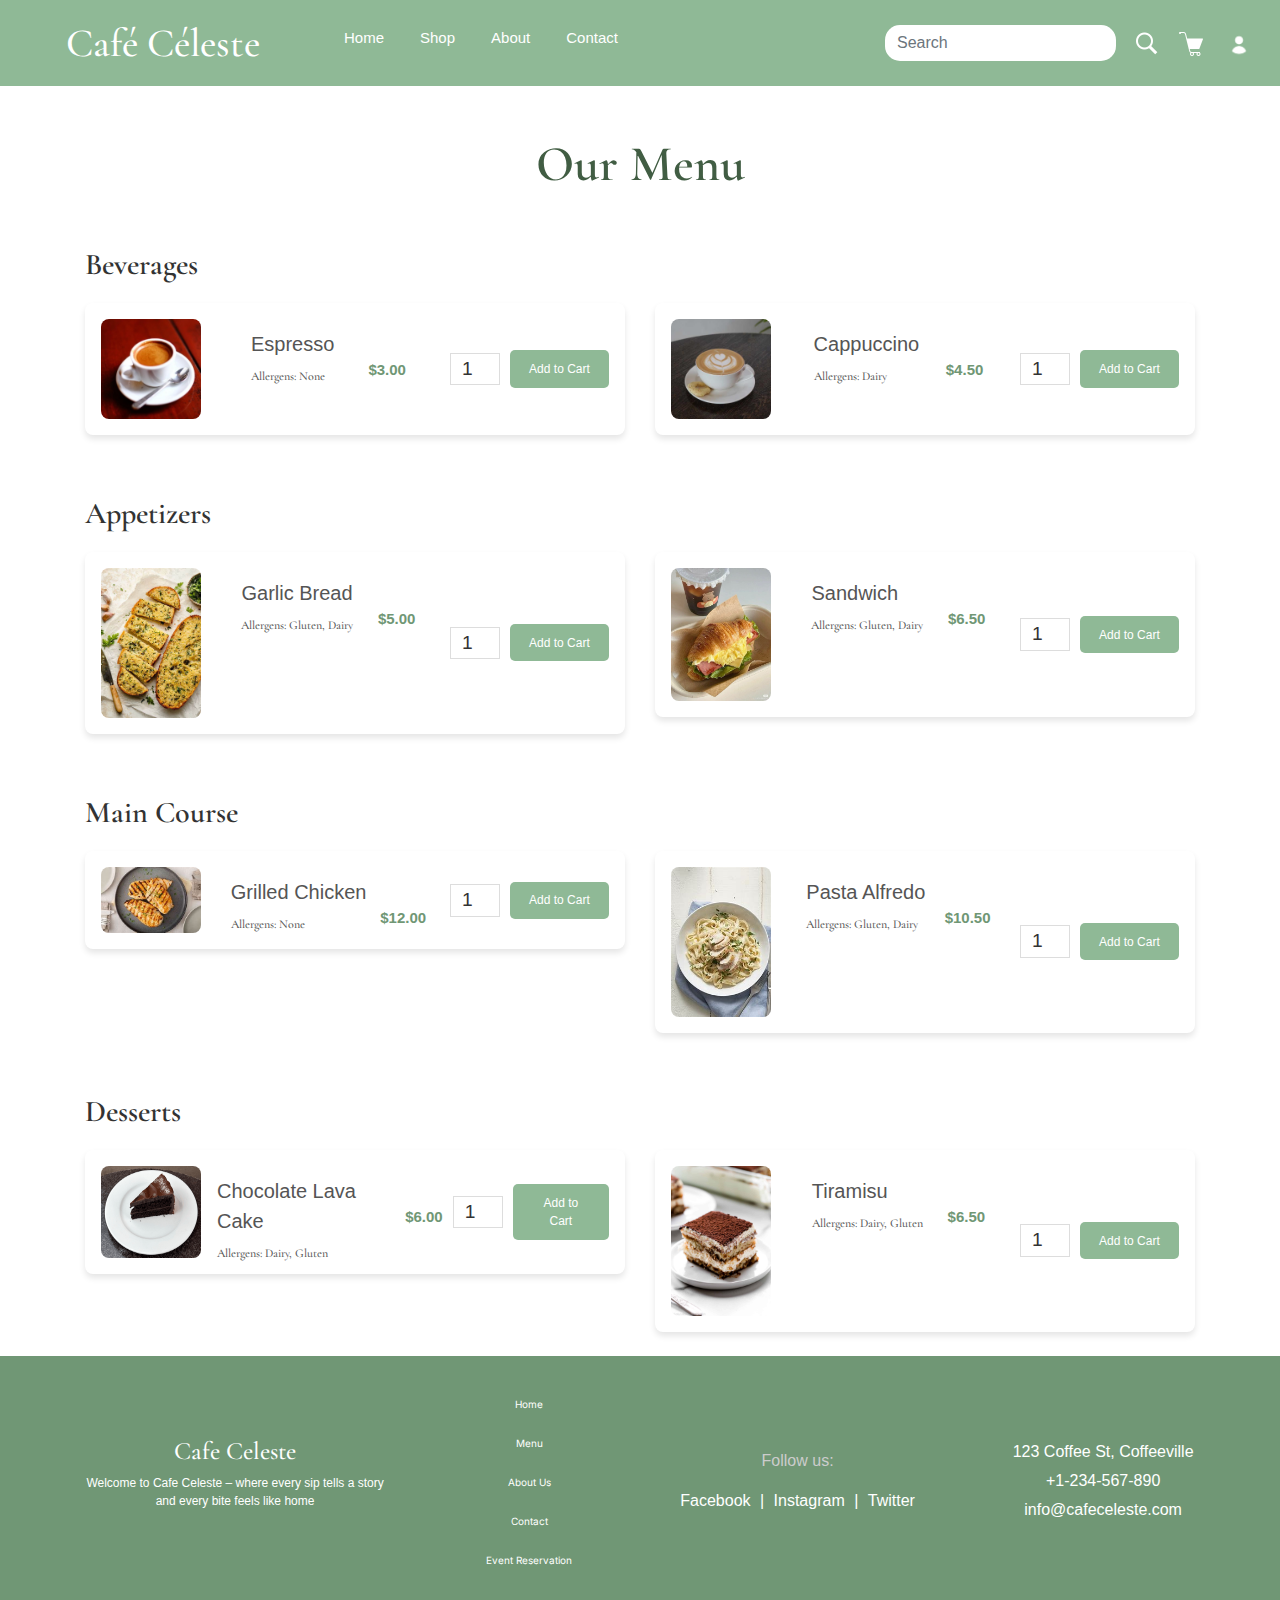
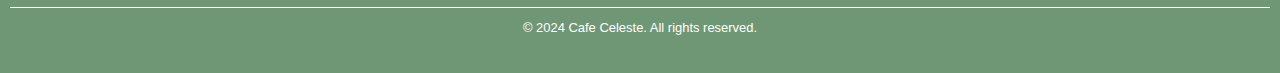
<file: products.html>
<!DOCTYPE html>
<html lang="en">

<head>
    <meta charset="UTF-8">
    <meta name="viewport" content="width=device-width, initial-scale=1.0">
    <title>Menu</title> <!--Title Name-->

    <link rel="stylesheet" href="style.css">

    <link rel="stylesheet" href="https://cdn.jsdelivr.net/npm/bootstrap@4.0.0/dist/css/bootstrap.min.css"
        integrity="sha384-Gn5384xqQ1aoWXA+058RXPxPg6fy4IWvTNh0E263XmFcJlSAwiGgFAW/dAiS6JXm" crossorigin="anonymous">

    <script src="https://code.jquery.com/jquery-3.2.1.slim.min.js"
        integrity="sha384-KJ3o2DKtIkvYIK3UENzmM7KCkRr/rE9/Qpg6aAZGJwFDMVNA/GpGFF93hXpG5KkN"
        crossorigin="anonymous"></script>
    <script src="https://cdn.jsdelivr.net/npm/popper.js@1.12.9/dist/umd/popper.min.js"
        integrity="sha384-ApNbgh9B+Y1QKtv3Rn7W3mgPxhU9K/ScQsAP7hUibX39j7fakFPskvXusvfa0b4Q"
        crossorigin="anonymous"></script>
    <script src="https://cdn.jsdelivr.net/npm/bootstrap@4.0.0/dist/js/bootstrap.min.js"
        integrity="sha384-JZR6Spejh4U02d8jOt6vLEHfe/JQGiRRSQQxSfFWpi1MquVdAyjUar5+76PVCmYl"
        crossorigin="anonymous"></script>
    <link rel="preconnect" href="https://fonts.googleapis.com">
    <link rel="preconnect" href="https://fonts.gstatic.com" crossorigin>
    <link
        href="https://fonts.googleapis.com/css2?family=Cormorant+Garamond:ital,wght@0,300;0,400;0,500;0,600;0,700;1,300;1,400;1,500;1,600;1,700&family=Inter:ital,opsz,wght@0,14..32,100..900;1,14..32,100..900&family=Lora:ital,wght@0,400..700;1,400..700&family=Tangerine&display=swap"
        rel="stylesheet">
</head>

<body>
    <!-- Navbar Section -->
    <nav class="navbar navbar-expand-lg">
        <a class="navbar-brand logo" href="index.html">Café Céleste</a>
        <button class="navbar-toggler custom-toggler" type="button" data-toggle="collapse"
            data-target="#navbarTogglerDemo02" aria-controls="navbarTogglerDemo02" aria-expanded="false"
            aria-label="Toggle navigation">
            <span class="navbar-toggler-icon"></span>
        </button>

        <div class="collapse navbar-collapse" id="navbarTogglerDemo02">
            <ul class="navbar-nav mr-auto mt-2 mt-lg-0">
                <li class="nav-item">
                    <a class="nav-link" href="index.html">Home <span class="sr-only">(current)</span></a>
                </li>
                <li class="nav-item">
                    <a class="nav-link" href="products.html">Shop</a>
                </li>
                <li class="nav-item">
                    <a class="nav-link" href="about.html">About</a>
                </li>
                <li class="nav-item">
                    <a class="nav-link" href="contact.html">Contact</a>
                </li>
            </ul>
            <form class="form-inline my-2 my-lg-0">
                <input class="form-control mr-sm-2" type="search" placeholder="Search" aria-label="Search">
                <button class="nav-item my-2 my-sm-0" type="submit">
                    <img src="images/search.png" alt="Search" />
                </button>
            </form>
            <a class="nav-item cart" href="cart.html"><img src="images/cart.png"></a>
            <a class="nav-item login" href="login.html"><img src="images/user.png"></a>
        </div>
    </nav>

    <!-- Menu Section -->
    <section class="products">
        <div class="container">
            <h1 class="menu-title">Our Menu</h1>

            <!-- Beverages Section -->
            <div class="menu-category">Beverages</div>
            <div class="row">
                <div class="col-md-6">
                    <div class="menu-item">
                        <img src="images/menu/espresso.jpeg" alt="Espresso">
                        <span class="menu-item-name">Espresso
                            <div class="allergens">
                                <h5>Allergens: None</h5>
                            </div>
                        </span>
                        <span class="menu-item-price">$3.00</span>
                        <div class="quantity-container">
                            <input class="quantity-input" type="number" value="1" min="1">
                            <button class="add-to-cart-btn">
                                <a href="cart.html">Add to Cart</a>
                            </button>
                        </div>
                    </div>
                </div>
                <div class="col-md-6">
                    <div class="menu-item">
                        <img src="images/menu/cappucino.jpeg" alt="Cappuccino">
                        <span class="menu-item-name">Cappuccino
                            <div class="allergens">
                                <h5>Allergens: Dairy</h5>
                            </div>
                        </span>
                        <span class="menu-item-price">$4.50</span>
                        <div class="quantity-container">
                            <input class="quantity-input" type="number" value="1" min="1">
                            <button class="add-to-cart-btn">
                                <a href="cart.html">Add to Cart</a>
                            </button>
                        </div>
                    </div>
                </div>
            </div>

            <!-- Appetizers Section -->
            <div class="menu-category">Appetizers</div>
            <div class="row">
                <div class="col-md-6">
                    <div class="menu-item">
                        <img src="images/menu/garlic-bread.jpeg" alt="Garlic Bread">
                        <span class="menu-item-name">Garlic Bread
                            <div class="allergens">
                                <h5>Allergens: Gluten, Dairy</h5>
                            </div>
                        </span>

                        <span class="menu-item-price">$5.00</span>
                        <div class="quantity-container">
                            <input class="quantity-input" type="number" value="1" min="1">
                            <button class="add-to-cart-btn">
                                <a href="cart.html">Add to Cart</a>
                            </button>
                        </div>
                    </div>
                </div>
                <div class="col-md-6">
                    <div class="menu-item">
                        <img src="images/menu/Sandwich.jpg" alt="Sandwich">
                        <span class="menu-item-name">Sandwich
                            <div class="allergens">
                                <h5>Allergens: Gluten, Dairy</h5>
                            </div>
                        </span>

                        <span class="menu-item-price">$6.50</span>
                        <div class="quantity-container">
                            <input class="quantity-input" type="number" value="1" min="1">
                            <button class="add-to-cart-btn">
                                <a href="cart.html">Add to Cart</a>
                            </button>
                        </div>
                    </div>
                </div>
            </div>

            <!-- Main Course Section -->
            <div class="menu-category">Main Course</div>
            <div class="row">
                <div class="col-md-6">
                    <div class="menu-item">
                        <img src="images/menu/grilled-chicken.jpeg" alt="Grilled Chicken">
                        <span class="menu-item-name">Grilled Chicken
                            <div class="allergens">
                                <h5>Allergens: None</h5>
                            </div>
                        </span>

                        <span class="menu-item-price">$12.00</span>
                        <div class="quantity-container">
                            <input class="quantity-input" type="number" value="1" min="1">
                            <button class="add-to-cart-btn">
                                <a href="cart.html">Add to Cart</a>
                            </button>
                        </div>
                    </div>
                </div>
                <div class="col-md-6">
                    <div class="menu-item">
                        <img src="images/menu/pasta-alfredo.jpeg" alt="Pasta Alfredo">
                        <span class="menu-item-name">Pasta Alfredo<div class="allergens">
                                <h5>Allergens: Gluten, Dairy</h5>
                            </div></span>

                        <span class="menu-item-price">$10.50</span>
                        <div class="quantity-container">
                            <input class="quantity-input" type="number" value="1" min="1">
                            <button class="add-to-cart-btn">
                                <a href="cart.html">Add to Cart</a>
                            </button>
                        </div>
                    </div>
                </div>
            </div>

            <!-- Desserts Section -->
            <div class="menu-category">Desserts</div>
            <div class="row">
                <div class="col-md-6">
                    <div class="menu-item">
                        <img src="images/menu/chocolate-lava-cake.png" alt="Chocolate Lava Cake">
                        <span class="menu-item-name">Chocolate Lava Cake
                            <div class="allergens">
                                <h5>Allergens: Dairy, Gluten</h5>
                            </div>
                        </span>

                        <span class="menu-item-price">$6.00</span>
                        <div class="quantity-container">
                            <input class="quantity-input" type="number" value="1" min="1">
                            <button class="add-to-cart-btn">
                                <a href="cart.html">Add to Cart</a>
                            </button>
                        </div>
                    </div>
                </div>
                <div class="col-md-6">
                    <div class="menu-item">
                        <img src="images/menu/tiramisu.jpg" alt="Tiramisu">
                        <span class="menu-item-name">Tiramisu
                            <div class="allergens">
                                <h5>Allergens: Dairy, Gluten</h5>
                            </div>
                        </span>

                        <span class="menu-item-price">$6.50</span>
                        <div class="quantity-container">
                            <input class="quantity-input" type="number" value="1" min="1">
                            <button class="add-to-cart-btn">
                                <a href="cart.html">Add to Cart</a>
                            </button>
                        </div>
                    </div>
                </div>
            </div>
    </section>

    <!-- Footer Section -->
    <footer>
        <div class="footer-container">
            <div class="footer-logo">
                <h2>Cafe Celeste</h2>
                <p>Welcome to Cafe Celeste – where every sip tells a story<br> and every bite feels like home</p>
            </div>
            <div class="footer-links">
                <ul>
                    <li><a href="index.html">Home</a></li>
                    <li><a href="products.html">Menu</a></li>
                    <li><a href="about.html">About Us</a></li>
                    <li><a href="contact.html">Contact</a></li>
                    <li><a href="event-reservation.html">Event Reservation</a></li>
                </ul>
            </div>
            <div class="footer-socials">
                <p>Follow us:</p>
                <a href="#">Facebook</a> |
                <a href="#">Instagram</a> |
                <a href="#">Twitter</a>
            </div>
            <div class="footer-contact">
                <p>123 Coffee St, Coffeeville</p>
                <p>+1-234-567-890</p>
                <p>info@cafeceleste.com</p>
            </div>
        </div>
        <div class="footer-bottom">
            <p style="color: white;">&copy; 2024 Cafe Celeste. All rights reserved.</p>
        </div>
    </footer>
</body>
<script src="script.js"></script>

</html>
</file>
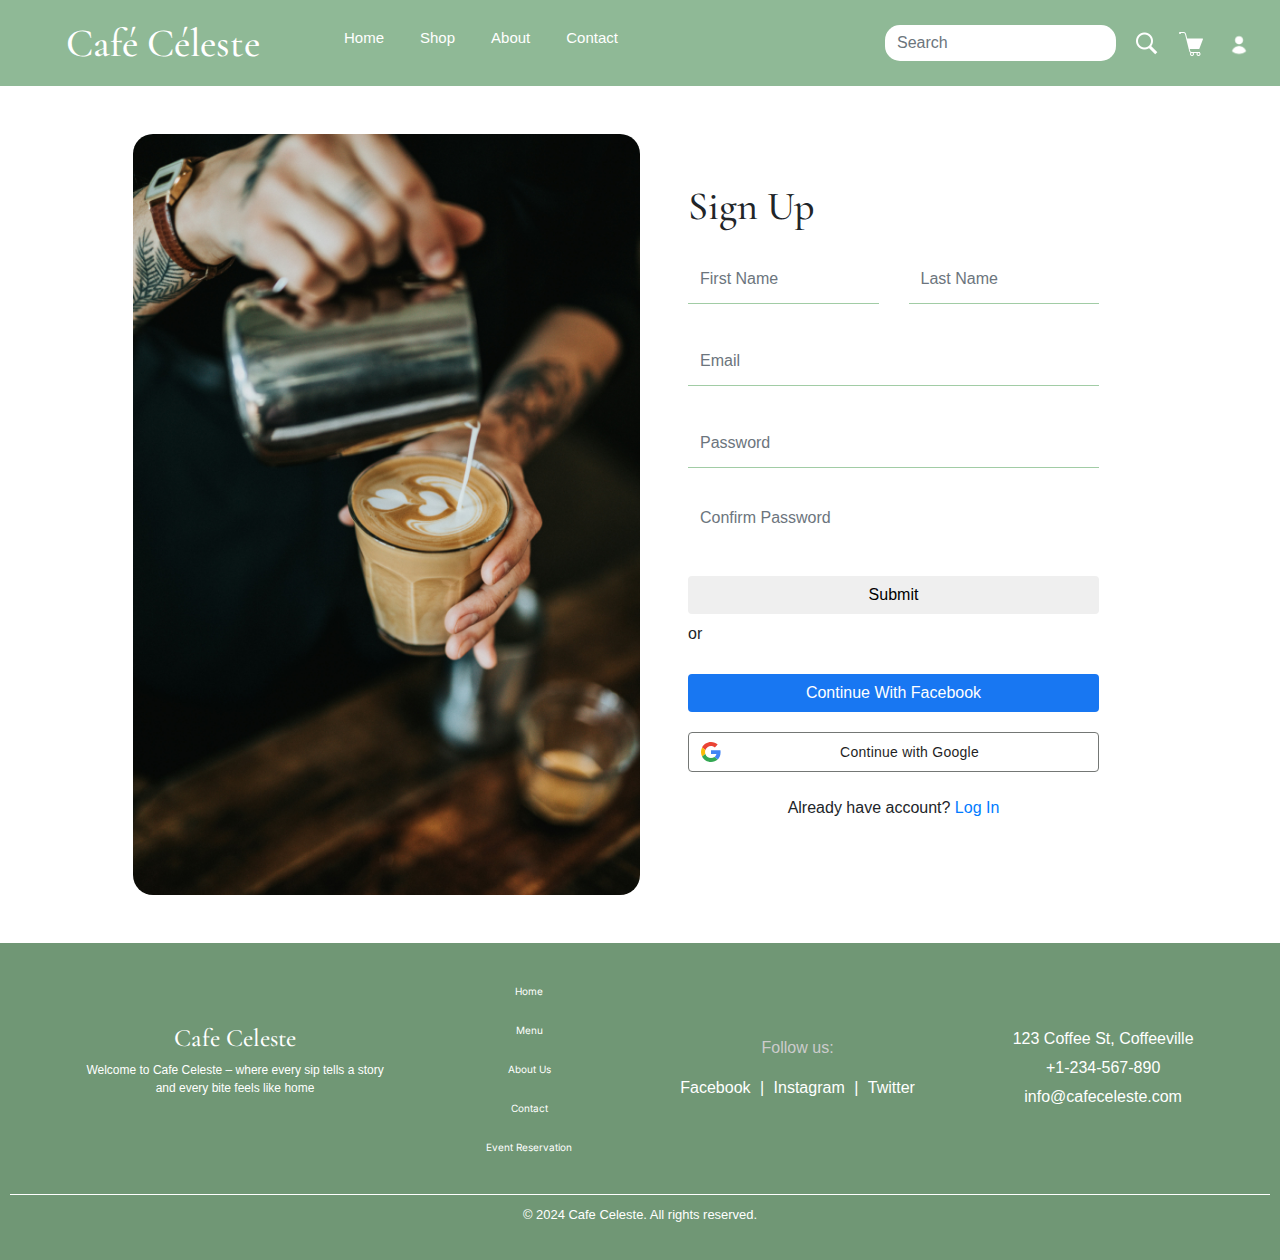
<file: signup.html>
<!DOCTYPE html>
<html lang="en">

<head>
  <meta charset="UTF-8">
  <meta name="viewport" content="width=device-width, initial-scale=1.0">
  <title>Signup</title> <!--Title Name-->

  <link rel="stylesheet" href="style.css">

  <link rel="stylesheet" href="https://cdn.jsdelivr.net/npm/bootstrap@4.0.0/dist/css/bootstrap.min.css"
    integrity="sha384-Gn5384xqQ1aoWXA+058RXPxPg6fy4IWvTNh0E263XmFcJlSAwiGgFAW/dAiS6JXm" crossorigin="anonymous">

  <script src="https://code.jquery.com/jquery-3.2.1.slim.min.js"
    integrity="sha384-KJ3o2DKtIkvYIK3UENzmM7KCkRr/rE9/Qpg6aAZGJwFDMVNA/GpGFF93hXpG5KkN"
    crossorigin="anonymous"></script>
  <script src="https://cdn.jsdelivr.net/npm/popper.js@1.12.9/dist/umd/popper.min.js"
    integrity="sha384-ApNbgh9B+Y1QKtv3Rn7W3mgPxhU9K/ScQsAP7hUibX39j7fakFPskvXusvfa0b4Q"
    crossorigin="anonymous"></script>
  <script src="https://cdn.jsdelivr.net/npm/bootstrap@4.0.0/dist/js/bootstrap.min.js"
    integrity="sha384-JZR6Spejh4U02d8jOt6vLEHfe/JQGiRRSQQxSfFWpi1MquVdAyjUar5+76PVCmYl"
    crossorigin="anonymous"></script>
  <link rel="preconnect" href="https://fonts.googleapis.com">
  <link rel="preconnect" href="https://fonts.gstatic.com" crossorigin>
  <link
    href="https://fonts.googleapis.com/css2?family=Cormorant+Garamond:ital,wght@0,300;0,400;0,500;0,600;0,700;1,300;1,400;1,500;1,600;1,700&family=Inter:ital,opsz,wght@0,14..32,100..900;1,14..32,100..900&family=Lora:ital,wght@0,400..700;1,400..700&family=Tangerine&display=swap"
    rel="stylesheet">
</head>

<body>

  <!-- Header Section -->
  <nav class="navbar navbar-expand-lg">
    <a class="navbar-brand logo" href="index.html">Café Céleste</a>
    <button class="navbar-toggler custom-toggler" type="button" data-toggle="collapse"
      data-target="#navbarTogglerDemo02" aria-controls="navbarTogglerDemo02" aria-expanded="false"
      aria-label="Toggle navigation">
      <span class="navbar-toggler-icon"></span>
    </button>

    <div class="collapse navbar-collapse" id="navbarTogglerDemo02">
      <ul class="navbar-nav mr-auto mt-2 mt-lg-0">
        <li class="nav-item active">
          <a class="nav-link" href="index.html">Home <span class="sr-only">(current)</span></a>
        </li>
        <li class="nav-item">
          <a class="nav-link active" href="products.html">Shop</a>
        </li>
        <li class="nav-item">
          <a class="nav-link active" href="about.html">About</a>
        </li>
        <li class="nav-item">
          <a class="nav-link active" href="contact.html">Contact</a>
        </li>
      </ul>
      <form class="form-inline my-2 my-lg-0" onsubmit="return validateForm()">
        <input class="form-control mr-sm-2" type="search" placeholder="Search" aria-label="Search">
        <button class="nav-item my-2 my-sm-0" type="submit">
          <img src="images/search.png" alt="Search" />
        </button>
      </form>
      <a class="nav-item cart" href="cart.html"><img src="images/cart.png"></a>
      <a class="nav-item login" href="login.html"><img src="images/user.png"></a>
    </div>
  </nav>
  <section class="login-page">
    <div class="container">
      <div class="row m-5 no-gutters shadow-lg">
        <div class="col-md-6 d-none d-md-block">
          <img src="images/image6.jpg" class="img-fluid" style="min-height:100%;" />
        </div>
        <div class="col-md-6 p-5">
          <h3 class="pb-3">Sign Up</h3>
          <div class="form-style">
            <form>
              <div class="name row form-group">
                <div class="col-md-6 pb-3">
                  <input type="text" placeholder="First Name" class="form-control" id="exampleInputName1">
                </div>
                <div class="col-md-6 pb-3">
                  <input type="text" placeholder="Last Name" class="form-control" id="exampleInputName1">
                </div>
              </div>
              <div class="form-group pb-3">
                <input type="email" placeholder="Email" class="form-control" id="exampleInputEmail1"
                  aria-describedby="emailHelp">
              </div>
              <div class="form-group pb-3">
                <input type="password" placeholder="Password" class="form-control" id="exampleInputPassword1"
                  pattern="(?=.*\d)(?=.*[a-z])(?=.*[A-Z]).{8,}" title="Must contain at least one number and one uppercase
                and lowercase letter, and at least 8 or more characters" required>
              </div>
          </div>
          <div class="form-group pb-3">
            <input type="password" placeholder="Confirm Password" class="form-control" id="exampleInputPassword1">
          </div>
          <div class="pb-2">
            <button type="submit" class="btn w-100 mt-2">Submit</button>
          </div>
          <div id="message">
            <h3>Password must contain the following:</h3>
            <p id="letter" class="invalid">A <b>lowercase</b> letter</p>
            <p id="capital" class="invalid">A <b>capital (uppercase)</b> letter</p>
            <p id="number" class="invalid">A <b>number</b></p>
            <p id="length" class="invalid">Minimum <b>8 characters</b></p>
          </div>
          </form>
          <div class="buttons">
            <div class="sideline">or</div>
            <div style="padding: 20px 0px">
              <button type="submit" class="fb-btn btn w-100 mt-2"
                style="background-color: #1877F2; color: white;">Continue With Facebook</button>
            </div>

            <!--Google Button-->
            <button class="gsi-material-button">
              <div class="gsi-material-button-state"></div>
              <div class="gsi-material-button-content-wrapper">
                <div class="gsi-material-button-icon">
                  <svg version="1.1" xmlns="http://www.w3.org/2000/svg" viewBox="0 0 48 48"
                    xmlns:xlink="http://www.w3.org/1999/xlink" style="display: block;">
                    <path fill="#EA4335"
                      d="M24 9.5c3.54 0 6.71 1.22 9.21 3.6l6.85-6.85C35.9 2.38 30.47 0 24 0 14.62 0 6.51 5.38 2.56 13.22l7.98 6.19C12.43 13.72 17.74 9.5 24 9.5z">
                    </path>
                    <path fill="#4285F4"
                      d="M46.98 24.55c0-1.57-.15-3.09-.38-4.55H24v9.02h12.94c-.58 2.96-2.26 5.48-4.78 7.18l7.73 6c4.51-4.18 7.09-10.36 7.09-17.65z">
                    </path>
                    <path fill="#FBBC05"
                      d="M10.53 28.59c-.48-1.45-.76-2.99-.76-4.59s.27-3.14.76-4.59l-7.98-6.19C.92 16.46 0 20.12 0 24c0 3.88.92 7.54 2.56 10.78l7.97-6.19z">
                    </path>
                    <path fill="#34A853"
                      d="M24 48c6.48 0 11.93-2.13 15.89-5.81l-7.73-6c-2.15 1.45-4.92 2.3-8.16 2.3-6.26 0-11.57-4.22-13.47-9.91l-7.98 6.19C6.51 42.62 14.62 48 24 48z">
                    </path>
                    <path fill="none" d="M0 0h48v48H0z"></path>
                  </svg>
                </div>
                <span class="gsi-material-button-contents">Continue with Google</span>
                <span style="display: none;">Continue with Google</span>
              </div>
            </button>
            <div class="pt-4 text-center">
              Already have account? <a href="login.html">Log In</a>
            </div>
          </div>
        </div>
  </section>

  <!-- Footer Section -->
  <footer>
    <div class="footer-container">
      <div class="footer-logo">
        <h2>Cafe Celeste</h2>
        <p>Welcome to Cafe Celeste – where every sip tells a story<br> and every bite feels like home</p>
      </div>
      <div class="footer-links">
        <ul>
          <li><a href="index.html">Home</a></li>
          <li><a href="products.html">Menu</a></li>
          <li><a href="about.html">About Us</a></li>
          <li><a href="contact.html">Contact</a></li>
          <li><a href="event-reservation.html">Event Reservation</a></li>
        </ul>
      </div>
      <div class="footer-socials">
        <p>Follow us:</p>
        <a href="#">Facebook</a> |
        <a href="#">Instagram</a> |
        <a href="#">Twitter</a>
      </div>
      <div class="footer-contact">
        <p>123 Coffee St, Coffeeville</p>
        <p>+1-234-567-890</p>
        <p>info@cafeceleste.com</p>
      </div>
    </div>
    <div class="footer-bottom">
      <p style="color: white;">&copy; 2024 Cafe Celeste. All rights reserved.</p>
    </div>
  </footer>
  <script src="script.js"></script>
</body>

</html>
</file>
<file: style.css>
/*==================Navbar==============*/
.nav-item img {
  height: 25px;
  width: auto;
}

.login img {
  height: 30px;
  width: auto;
}

.navbar-brand {
  padding: 0px 50px;
  margin: 0px;
  display: flex;
  justify-content: center;
  align-items: center;
  color: #ffffff;
}

.navbar-brand:hover {
  color: #ffffff;
}

.nav-item {
  padding: 10px 10px;
  background: none;
  border: none;
  cursor: pointer;
  display: flex;
  justify-content: center;
  align-items: center;
}

.navbar {
  background-color: #8FB996;
  display: flex;
  justify-content: center;
  align-items: center;
}

.nav-link {
  color: rgb(255, 255, 255);
  font-size: 15px;
}

.nav-link:hover {
  color: #A1CCA5;
}

.navbar1 {
  background-color: rgb(255, 255, 255);
}

.navbar-brand.logo {
  font-size: 40px;
  font-weight: bold;
  text-align: center;
  font-family: "Cormorant Garamond", serif;
  font-weight: 500;
  font-style: normal;
}

button.nav-item {
  border: none;
  background: none;
  background-color: #8FB996;
}

button.nav-item:hover {
  border: none;
  background-color: #8FB996;
}

input.form-control {
  border: none;
  border-radius: 15px;
}

.dropdown-item {
  font-size: 15px;
}

.dropdown-menu:hover {
  background-color: #ffffff;
}

/*==================About Section================*/

.about .container-fluid {
  padding: 15px;
}

.custom-container { /*For about and vision container*/
  padding-left: 100px;
  padding-right: 100px;
}

.about .img-fluid {
  width: 600px;
  height: 600px;
  max-width: 100%;
  height: auto;
  border: none;
  border-radius: 50px;
}

.vision .img-fluid {
  width: 600px;
  height: 600px;
  max-width: 100%;
  height: auto;
  border: none;
  border-radius: 50px;
}

.about .lead {
  color: #1f1f1f;
}

.vision .lead {
  color: #1f1f1f;
}

img.rounded-circle {
  width: 100px;
  height: 100px;
  object-fit: cover;
  border-radius: 50%;
}

/*=====================Contact Form================*/
.contact .container-fluid {
  display: flex;
  flex-wrap: wrap;
  justify-content: center;
  align-items: center;
  margin: 10px auto;
  background: #fff;
  border-radius: 8px;
  box-shadow: 0 4px 8px rgba(0, 0, 0, 0.1);
  max-width: 1000px;
  max-height: 1000px;
  overflow: hidden;
}

.contact-form {
  flex: 1;
  padding: 100px 100px;
}

.contact-form h2 {
  font-size: 20px;
  margin-bottom: 20px;
  color: #333;
}

.contact .form-group {
  margin-bottom: 15px;
}

.contact .form-group input,
.form-group textarea {
  width: 100%;
  padding: 15px;
  border: 1px solid #ddd;
  border-radius: 4px;
  font-size: 10px;
}

.contact .form-group textarea {
  resize: none;
}

.contact .btn {
  display: inline-block;
  background-color: #415D43;
  color: #fff;
  padding: 10px 10px;
  font-size: 12px;
  border: none;
  border-radius: 10px;
  cursor: pointer;
  margin-top: 10px;
}

.btn:hover {
  background-color: #A1CCA5;
}

/*===================Event-Reservation=================*/
.event-reservation {
  width: 1200px;
  margin: 150px 100px;
  padding: 20px 0px;
}

.event-reservation div.elem-group {
  margin: 10px 0;
}

.event-reservation div.elem-group.inlined {
  width: 49%;
  display: inline-block;
  float: left;
  margin-left: 1%;
}

.event-reservation label {
  display: block;
  font-family: 'Nanum Gothic';
  padding-bottom: 10px;
  font-size: 15px;
}

.event-reservation input,
select,
textarea {
  border-radius: 5px;
  border: 1px solid #777;
  box-sizing: border-box;
  font-size: 12px;
  font-family: 'Nanum Gothic';
  width: 100%;
  padding: 10px;
}

.event-reservation div.elem-group.inlined input {
  width: 95%;
  display: inline-block;
}

.event-reservation textarea {
  height: 150px;
  font-size: 12px;
  font-family: 'Nanum Gothic';
}

.event-reservation button {
  height: 50px;
  background: #709775;
  border: none;
  border-radius: 10px;
  color: white;
  font-size: 12px;
  cursor: pointer;
}

.event-reservation button:hover {
  background-color: #415D43
}

.event-reservation .form-control {
  font-size: 12px;
  font-family: 'Nanum Gothic';
}

/*=======================Login====================*/
.login-page .form-style input {
  border: 0px;
  height: 50px;
  border-radius: 0;
  border-bottom: 1px solid #A1CCA5;
}

.login-page.form-style input {
  border-bottom: 1px solid #007bff;
  box-shadow: none;
  outline: 0;
  background-color: #ebebeb;
}

.login-page h3 {
  font-family: Cormorant Garamond;
  font-size: 40px;
  font-weight: 600px;
}

.login-page .form-control {
  border: 10px;
}

.login-page .container img {
  border: 0px;
  border-radius: 20px;
}

/*Google button CSS from google website*/
.gsi-material-button {
  -moz-user-select: none;
  -webkit-user-select: none;
  -ms-user-select: none;
  -webkit-appearance: none;
  background-color: WHITE;
  background-image: none;
  border: 1px solid #747775;
  -webkit-border-radius: 4px;
  border-radius: 4px;
  -webkit-box-sizing: border-box;
  box-sizing: border-box;
  color: #1f1f1f;
  cursor: pointer;
  font-family: 'Roboto', arial, sans-serif;
  font-size: 14px;
  height: 40px;
  letter-spacing: 0.25px;
  outline: none;
  overflow: hidden;
  padding: 0px 12px;
  position: relative;
  text-align: center;
  -webkit-transition: background-color .218s, border-color .218s, box-shadow .218s;
  transition: background-color .218s, border-color .218s, box-shadow .218s;
  vertical-align: middle;
  white-space: nowrap;
  width: auto;
  max-width: 400px;
  min-width: min-content;
}

.gsi-material-button .gsi-material-button-icon {
  height: 20px;
  margin-right: 12px;
  min-width: 20px;
  width: 20px;
}

.gsi-material-button .gsi-material-button-content-wrapper {
  -webkit-align-items: center;
  align-items: center;
  display: flex;
  -webkit-flex-direction: row;
  flex-direction: row;
  -webkit-flex-wrap: nowrap;
  flex-wrap: nowrap;
  height: 100%;
  justify-content: space-between;
  position: relative;
  width: 100%;
}

.gsi-material-button .gsi-material-button-contents {
  -webkit-flex-grow: 1;
  flex-grow: 1;
  font-family: 'Roboto', arial, sans-serif;
  font-weight: 500;
  overflow: hidden;
  text-overflow: ellipsis;
  vertical-align: top;
  width: 353px;
}

.gsi-material-button .gsi-material-button-state {
  -webkit-transition: opacity .218s;
  transition: opacity .218s;
  bottom: 0;
  left: 0;
  opacity: 0;
  position: absolute;
  right: 0;
  top: 0;
}

.gsi-material-button:disabled {
  cursor: default;
  background-color: #ffffff61;
  border-color: #1f1f1f1f;
}

.gsi-material-button:disabled .gsi-material-button-contents {
  opacity: 38%;
}

.gsi-material-button:disabled .gsi-material-button-icon {
  opacity: 38%;
}

.gsi-material-button:not(:disabled):active .gsi-material-button-state,
.gsi-material-button:not(:disabled):focus .gsi-material-button-state {
  background-color: #303030;
  opacity: 12%;
}

.gsi-material-button:not(:disabled):hover {
  -webkit-box-shadow: 0 1px 2px 0 rgba(60, 64, 67, .30), 0 1px 3px 1px rgba(60, 64, 67, .15);
  box-shadow: 0 1px 2px 0 rgba(60, 64, 67, .30), 0 1px 3px 1px rgba(60, 64, 67, .15);
}

.gsi-material-button:not(:disabled):hover .gsi-material-button-state {
  background-color: #303030;
  opacity: 8%;
}

/*=========================Products======================*/
.products .navbar {
  background-color: #333;
}

.menu-title {
  font-family: Cormorant Garamond;
  font-size: 50px;
  font-weight: 600;
  text-align: center;
  margin: 3rem 0;
  color: #415D43;
}

.menu-category {
  font-family: Cormorant Garamond;
  font-size: 30px;
  font-weight: 600;
  color: #333;
  margin: 2rem 0 1rem;
}

.menu-item {
  font-size: 12px;
  background-color: #fff;
  border-radius: 8px;
  box-shadow: 0 4px 6px rgba(0, 0, 0, 0.1);
  padding: 1rem;
  margin-bottom: 1.5rem;
  display: flex;
  justify-content: space-between;
}

.menu-item img {
  max-width: 100px;
  border-radius: 8px;
  margin-right: 1rem;
}

.menu-item-name {
  font-size: 20px;
  font-weight: 400;
  color: #555;
  margin-top: 10px;
}

.allergens {
  position: relative;
  bottom: -10px;
}

.allergens h5 {
  font-size: 12px;
  font-family: Cormorant Garamond;
}

.menu-item-price {
  font-size: 15px;
  font-weight: 600;
  color: #709775;
  margin-top: 40px;
}

.products container {
  width: 80%;
  max-width: 1200px;
  margin: 0 auto;
}

.quantity-container {
  display: flex;
  align-items: center;
}

.quantity-button {
  width: 40px;
  height: 40px;
  text-align: center;
  border: 1px solid #ddd;
  background-color: #f4f4f9;
  font-size: 1.2rem;
  cursor: pointer;
}

.quantity-input {
  width: 50px;
  text-align: center;
  border: 1px solid #ddd;
  font-size: 1.2rem;
  margin: 0 10px;
  color: #333;
}

.add-to-cart-btn {
  background-color: #8FB996;
  color: rgb(255, 255, 255);
  border: none;
  padding: 0.6rem 1.2rem;
  border-radius: 5px;
  cursor: pointer;
}

.add-to-cart-btn:hover {
  background-color: rgb(51, 85, 57);
}

.menu-item a {
  text-decoration: none;
  color: white;
}

.menu-item a:hover {
  background-color: rgb(51, 85, 57);
  text-decoration: none;
  color: white;
}
.footer {
  background-color: #333;
  color: white;
  padding: 40px 0;
  text-align: left;
}

.container {
  width: 80%;
  margin: 0 auto;
}

.row {
  display: flex;
  flex-wrap: wrap;
  justify-content: space-between;
}

.col-md-4 {
  flex: 1;
  padding: 20px;
}

h3,
h4 {
  color: #fff;
  margin-bottom: 15px;
}

p {
  color: #ccc;
}

ul {
  list-style-type: none;
  padding: 0;
}

ul li {
  margin-bottom: 10px;
}

/*-------------Cart-------------*/
.cart .btn {
  background-color: #709775;
  color: #ffffff;
}

.cart .btn:hover {
  background-color: #596d5c;
  color: #ffffff;
}

.cart .card-text {
  color: #616161;
}

.select.form-label:hover {
  border-color: #709775; 
  box-shadow: 0 0 5px rgb(255, 255, 255);
}

/*=======================Home===================*/

/*Hero Section*/
.hero img {
  height: 550px;
}

/*About Section*/
.about-hero .lead {
  color: #444444;
}

/* Featured Products Section */
.container-featured h2 {
  font-family: Tangerine;
  font-size: 50px;
  font-weight: 500px;
}

.product-card {
  border: none;
  background-color: #fff;
  box-shadow: 0 4px 6px rgba(0, 0, 0, 0.1);
}

.product-card .card-img-top {
  width: 150px;
  height: 150px;
  margin: 0 auto;
  object-fit: cover;
  border: 3px solid #709775;
  box-shadow: 0 4px 8px rgba(0, 0, 0, 0.2);
}

.product-card .btn-primary {
  background-color: #709775;
  border: none;
  transition: background-color 0.3s ease;
}

.product-card .btn-primary:hover {
  background-color: #8FB996;
}

/* Customer Reviews Section */
.review img {
  width: 80px;
  height: 80px;
  object-fit: cover;
  border-radius: 50%;
  border: 3px solid #f4a261;
}

.review h5 {
  font-weight: bold;
  font-size: 1.2rem;
}

.review p {
  font-size: 0.95rem;
  color: #333;
  margin-top: 1rem;
}

.review {
  padding: 1px 0;
}

.review-card {
  border: none;
  background-color: white;
  box-shadow: 0 4px 8px rgba(0, 0, 0, 0.1);
  border-radius: 10px;
}

.review-card img {
  border: 2px solid #709775;
  width: 50px;
  height: 50px;
  object-fit: cover;
}

.review-card h5 {
  margin-bottom: 0;
  font-weight: bold;
}

.review-card h6 {
  color: #6c757d;
}

.review-card p {
  margin-top: 1rem;
  color: #333;
  font-size: 0.9rem;
}

.customer-reviews {
  background-color: white;
  padding-top: 5px;
  padding-bottom: 5px;
}

.customer-reviews .review {
  padding: 1px;
  border: 1px solid #ddd;
  border-radius: 10px;
  background-color: #fff;
  box-shadow: 0px 4px 6px rgba(0, 0, 0, 0.1);
}

/* Table Booking Section*/
.table-booking {
  background-color: #ffffff;
  padding: 2rem 3rem;
  margin-top: 40px;
  border-radius: 8px;
  box-shadow: 0px 4px 12px rgba(0, 0, 0, 0.1);
  text-align: center;
}

.table-booking .form-control {
  border-radius: 10px;
  max-width: 180px;
}

.table-booking button {
  background-color: #709775;
  border: none;
  padding: 0.75rem 1.5rem;
  border-radius: 25px;
}

.table-booking button:hover {
  background-color: #8FB996;
}

/*--------------Footer-----------*/
.footer {
  background-color: #2c2c2c;
  color: #ffffff;
  padding: 20px 0;
  font-family: Arial, sans-serif;
}

.footer-container {
  max-width: 1200px;
  margin: 0 auto;
  display: flex;
  flex-wrap: wrap;
  justify-content: space-between;
}

.footer-section {
  flex: 1;
  min-width: 200px;
  margin: 10px;
}

.footer-section h3 {
  color: #e0b251;
  margin-bottom: 10px;
}

.footer-section p,
.footer-section ul {
  margin: 0;
  line-height: 1.6;
}

.footer-section.links ul {
  list-style: none;
  padding: 0;
}

.footer-section.links ul li {
  margin: 5px 0;
}

.footer-section.links ul li a {
  color: #ffffff;
  text-decoration: none;
  transition: color 0.3s ease;
}

.footer-section.links ul li a:hover {
  color: #e0b251;
}

/* Social Media Icons */
.footer-section.social a {
  color: #ffffff;
  font-size: 24px;
  margin-right: 15px;
  text-decoration: none;
  transition: color 0.3s ease;
}

.footer-section.social a:hover {
  color: #e0b251;
}

/* Footer Bottom */
.footer-bottom {
  text-align: center;
  margin-top: 20px;
  border-top: 1px solid #444;
  padding-top: 10px;
}

.footer-bottom p {
  font-size: 0.9em;
  color: #aaa;
}

footer {
  background-color: #709775;
  color: #fff;
  padding: 20px 10px;
  text-align: center;
}

.footer-container {
  display: flex;
  flex-wrap: wrap;
  justify-content: space-around;
  align-items: center;
  margin-bottom: 15px;
}

.footer-logo h2 {
  font-size: 25px;
  font-family: Cormorant Garamond;
  color: #ffffff;
  /* Orange accent */
}

.footer-logo p {
  font-size: 12px;
  color: white;
}

.footer-links ul {
  list-style: none;
}

.footer-links ul li {
  margin: 15px 10px;
}

.footer-links ul li a {
  text-decoration: none;
  color: #fff;
  font-family: Inter;
  font-size: 10px;
}

.footer-links ul li a:hover {
  color: #8FB996;
  /* Orange hover effect */
}

.footer-socials a {
  color: #ffffff;
  text-decoration: none;
  margin: 0 5px;
}

.footer-socials a:hover {
  color: #8FB996;
}

.footer-contact p {
  margin: 5px 0;
  color: white;
}

.footer-bottom {
  border-top: 1px solid #ffffff;
  padding-top: 10px;
  font-size: 0.9rem;
  color: #ffffff;
}
/* Mobile view adjustments */
@media (max-width: 768px) {
  .custom-toggler .navbar-toggler-icon {
    background-image: url("data:image/svg+xml;charset=utf8,%3Csvg viewBox='0 0 32 32' xmlns='http://www.w3.org/2000/svg'%3E%3Cpath stroke='rgb(255, 255, 255)' stroke-width='2' stroke-linecap='round' stroke-miterlimit='10' d='M4 8h24M4 16h24M4 24h24'/%3E%3C/svg%3E");
  }

  /* Styling for search bar, cart, and login to be horizontally aligned */
  .navbar .form-inline {
    display: flex;
    justify-content: center;
    align-items: center;
    margin-bottom: 10px;
    /* Adds space between the items */
  }

  .navbar .form-inline input.form-control {
    width: auto;
    /* Prevent search bar from taking up the entire width */
    margin-right: 10px;
    /* Adds some space between the search bar and icons */
  }

  .navbar .cart,
  .navbar .login {
    display: inline-block;
    margin: 0 10px;
    /* Adds space between the icons */
  }

  /* Position the search bar, cart, and login icons next to the logo */
  .navbar-brand {
    margin-right: 20px;
    /* Adds space between the logo and other items */
    padding: 0px 10px;
  }

  .navbar .logo {
    font-size: 30px;
    font-weight: bold;
    text-align: center;
    font-family: "Cormorant Garamond", serif;
    font-weight: 500;
    font-style: normal;
  }

  .nav-item img {
    height: 20px;
    width: auto;
  }

  .navbar input {
    width: 10px;
  }

  .gsi-material-button .gsi-material-button-contents {
    width: 260px;
  }

  .about {
    padding: 0px;
    margin: 0px;
  }

  .about .img-fluid {
    width: 200px;
    height: auto;
  }

  .row {
    flex-direction: column;
  }

  .col-md-4 {
    flex: none;
    margin-bottom: 20px;
  }

  .footer-container {
    flex-direction: column;
    text-align: center;
  }

  .footer-links ul li {
    display: block;
    margin: 5px 0;
  }
}
/*---------------------Script-------------*/
/* The message box is shown when the user clicks on the password field */
#message {
  display:none;
  color: #000;
  position: relative;
  padding: 20px;
  margin-top: 10px;
}
#message h3 {
  font-size: 15px;
}

#message p {
  font-size: 12px;
}

/* Add a green text color and a checkmark when the requirements are right */
.valid {
  color: green;
}

.valid:before {
  position: relative;
  left: -35px;
}

/* Add a red text color and an "x" icon when the requirements are wrong */
.invalid {
  color: red;
}

.invalid:before {
  position: relative;
  left: -35px;
}
</file>
